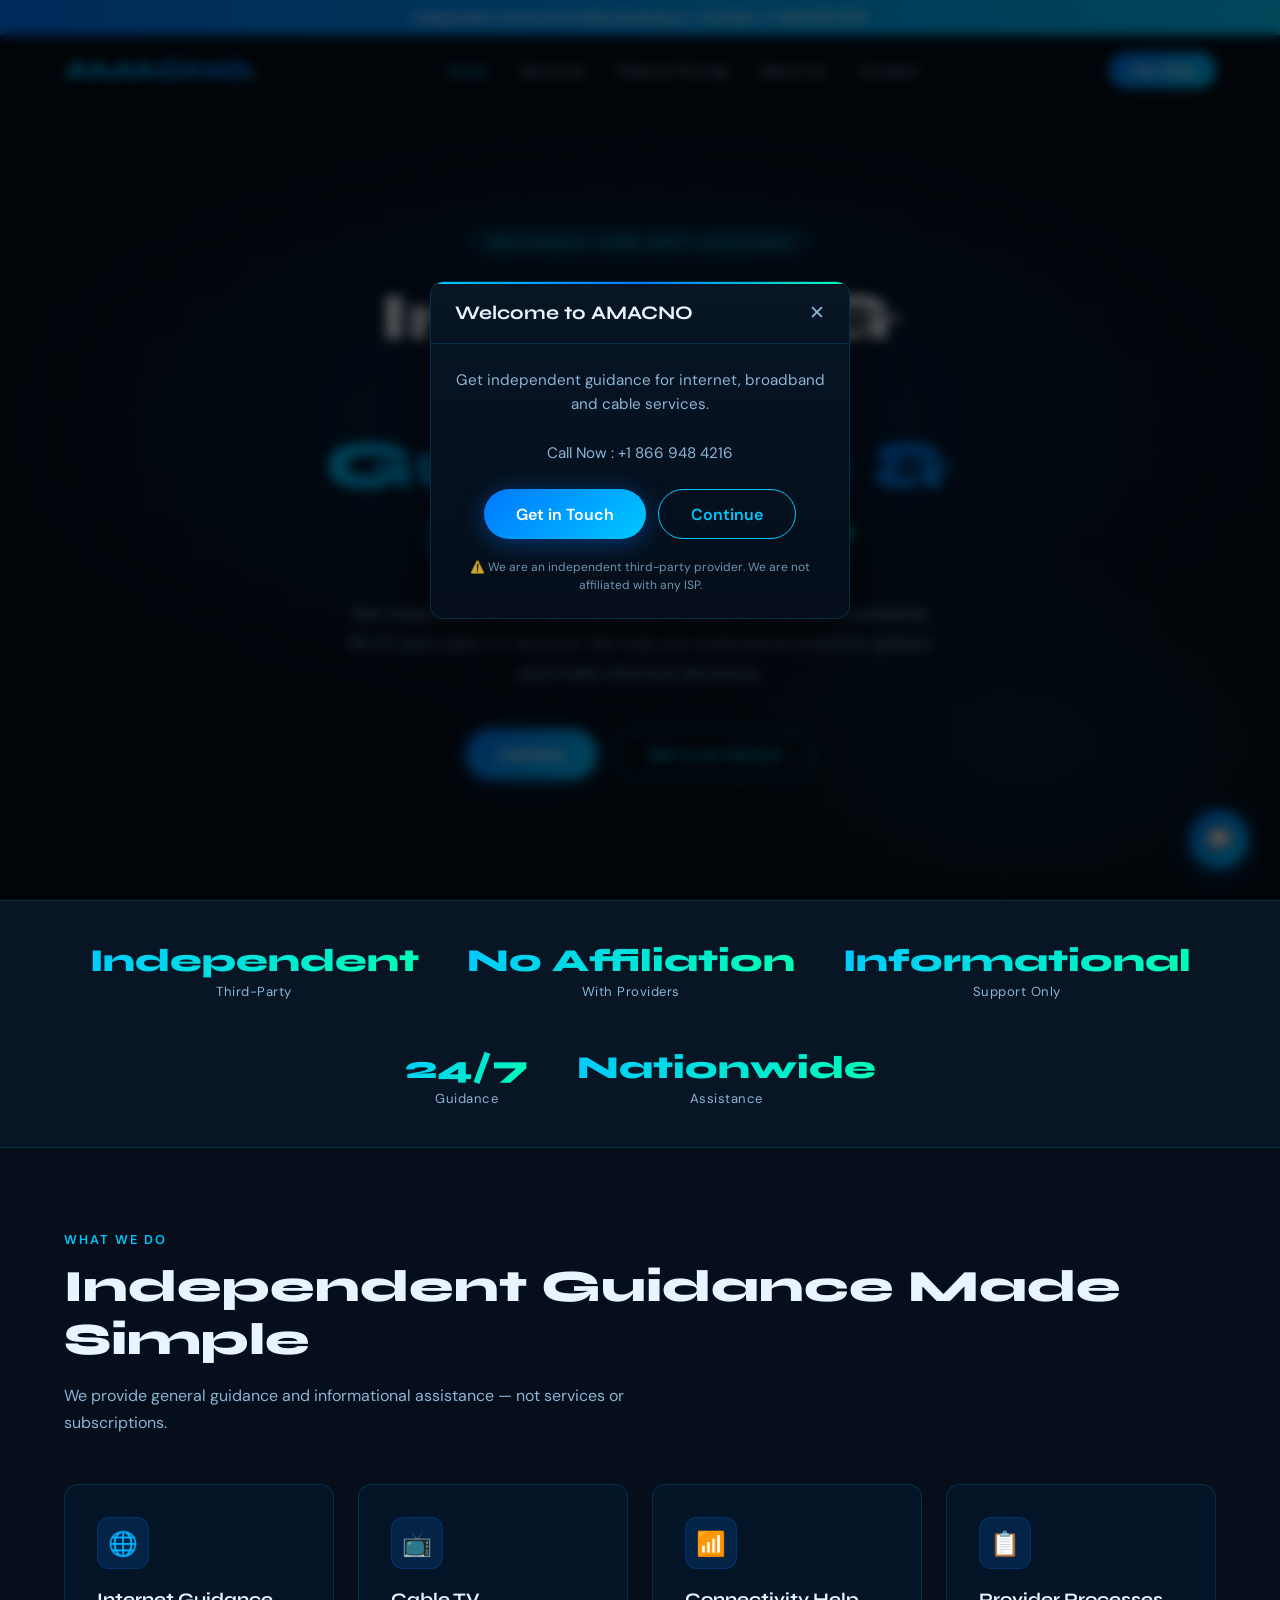
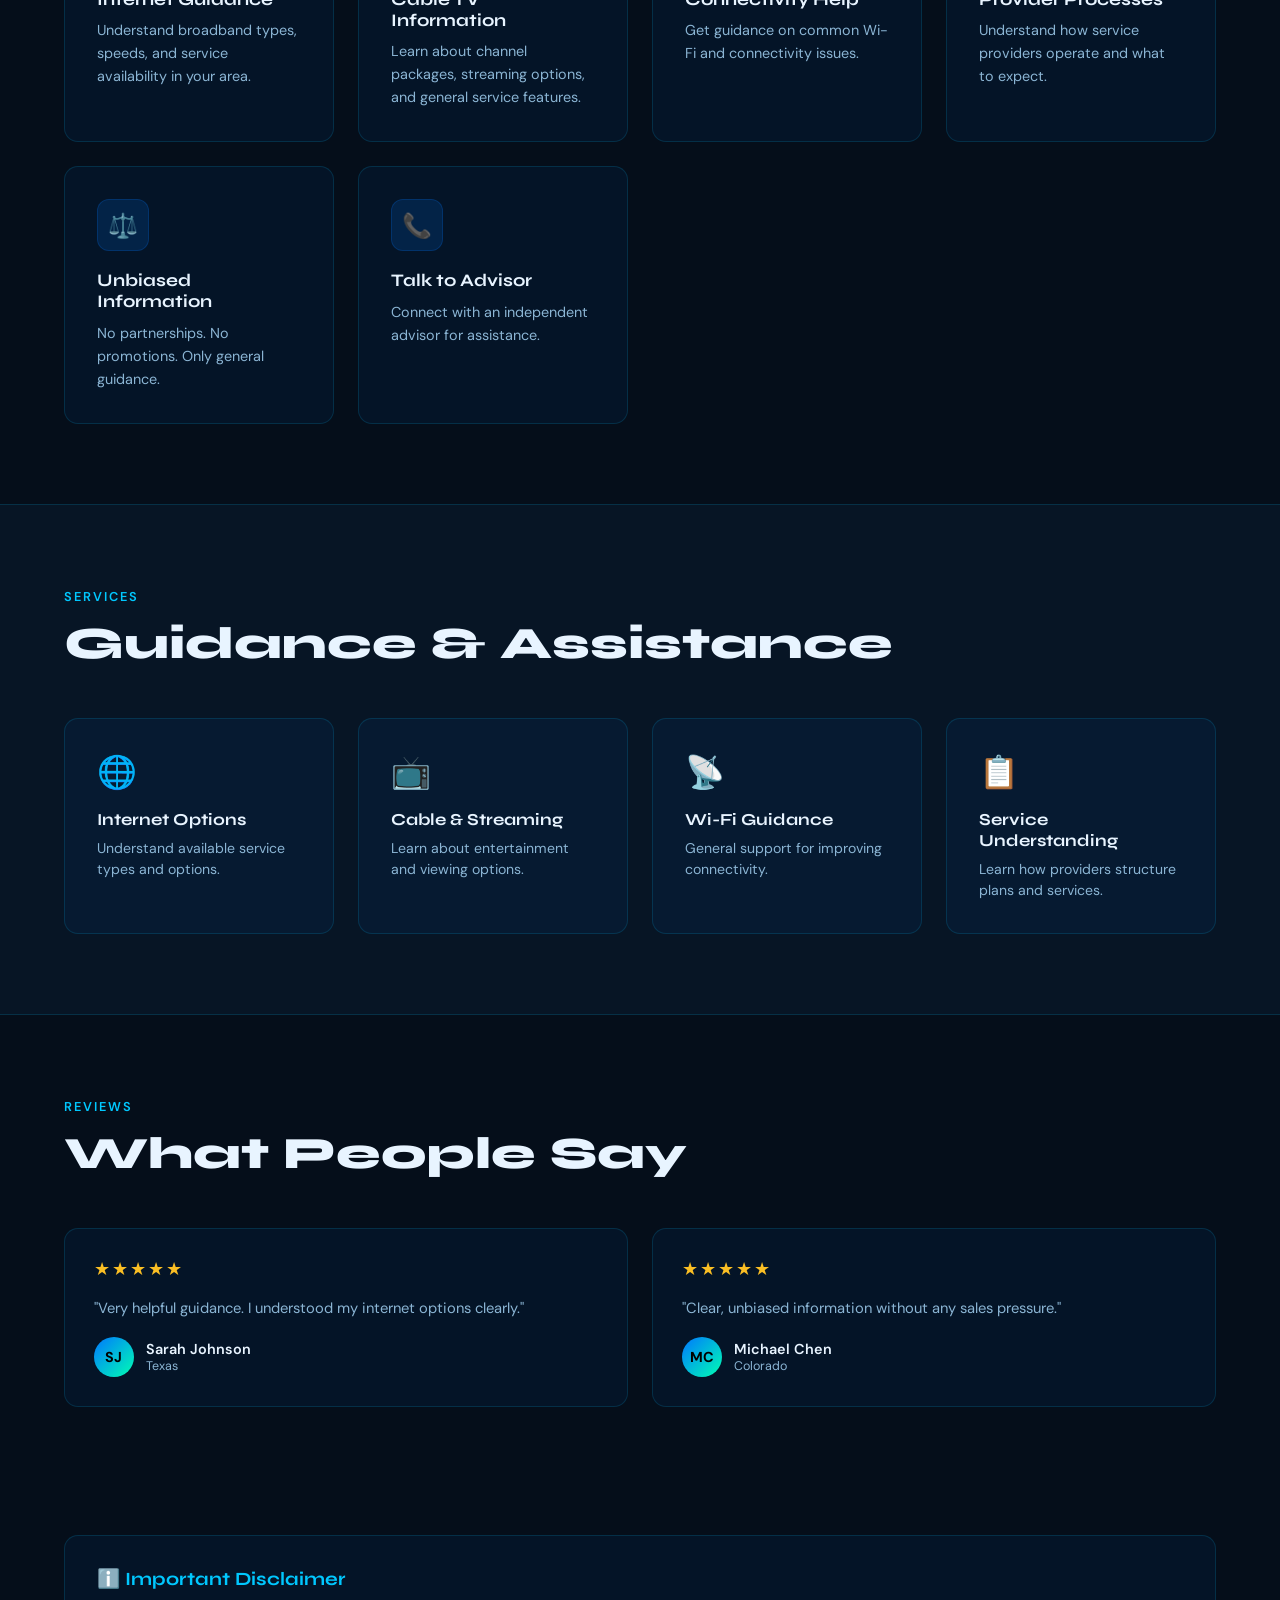
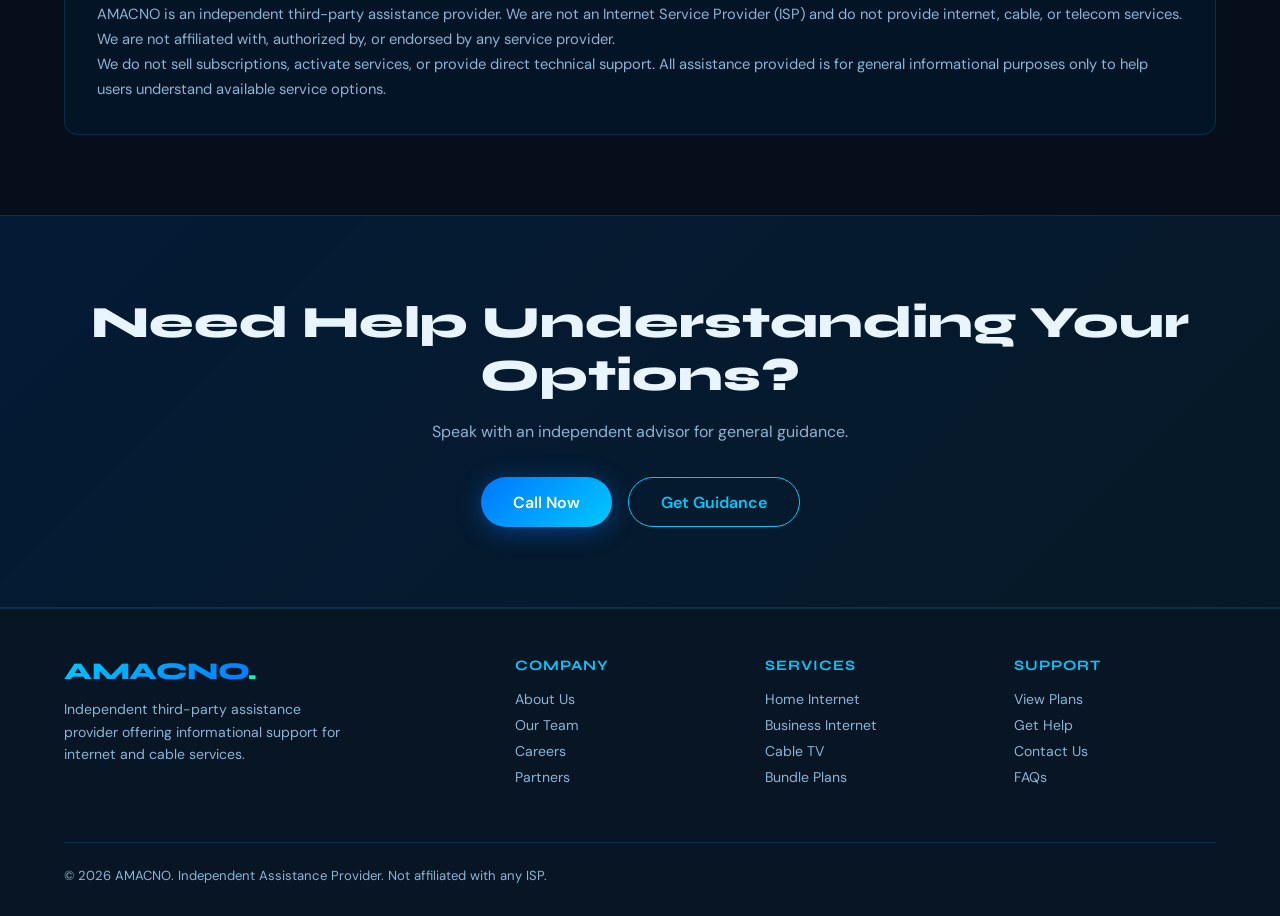
<file: index.html>
<!DOCTYPE html>
<html lang="en">
<head>
<meta charset="UTF-8"/>
<meta name="viewport" content="width=device-width, initial-scale=1.0"/>
<title>AMACNO PVT LTD – Next-Gen Internet & Connectivity</title>
  <!-- Google tag (gtag.js) -->
<script async src="https://www.googletagmanager.com/gtag/js?id=AW-18036362456">
</script>
<script>
  window.dataLayer = window.dataLayer || [];
  function gtag(){dataLayer.push(arguments);}
  gtag('js', new Date());

  gtag('config', 'AW-18036362456');
</script>
<link href="https://fonts.googleapis.com/css2?family=Syne:wght@400;600;700;800&family=DM+Sans:wght@300;400;500;600&display=swap" rel="stylesheet"/>
<link rel="stylesheet" href="shared.css"/>
<style>
/* ── HOME-SPECIFIC ── */
.hero{
  position:relative;min-height:calc(100vh - 107px);
  display:flex;align-items:center;justify-content:center;
  text-align:center;padding:4rem 5vw;overflow:hidden;
}
.hero-bg{
  position:absolute;inset:0;
  background:radial-gradient(ellipse 80% 60% at 50% 40%,rgba(0,120,255,.18) 0%,transparent 70%),
    radial-gradient(ellipse 40% 40% at 80% 80%,rgba(0,200,255,.1) 0%,transparent 60%),var(--bg);
}
.grid-lines{
  position:absolute;inset:0;
  background-image:linear-gradient(rgba(0,200,255,.04) 1px,transparent 1px),
    linear-gradient(90deg,rgba(0,200,255,.04) 1px,transparent 1px);
  background-size:50px 50px;
}
.hero-content{position:relative;z-index:2;max-width:780px;}
.hero-tag{
  display:inline-block;background:rgba(0,200,255,.1);
  border:1px solid rgba(0,200,255,.3);color:var(--accent);
  padding:.35rem 1rem;border-radius:50px;font-size:.82rem;font-weight:600;
  letter-spacing:1.5px;text-transform:uppercase;margin-bottom:1.5rem;
  animation:fadeUp .6s ease both;
}
.hero h1{
  font-family:'Syne',sans-serif;
  font-size:clamp(2.4rem,6vw,4.2rem);font-weight:800;line-height:1.1;
  margin-bottom:1.4rem;animation:fadeUp .7s ease .1s both;
}
.hero h1 .grad{
  background:linear-gradient(135deg,var(--accent),var(--accent2),var(--accent3));
  -webkit-background-clip:text;-webkit-text-fill-color:transparent;
}
.hero p{
  font-size:1.1rem;color:var(--text2);line-height:1.7;
  margin-bottom:2.5rem;max-width:600px;margin-left:auto;margin-right:auto;
  animation:fadeUp .7s ease .2s both;
}
.hero-btns{display:flex;gap:1rem;justify-content:center;flex-wrap:wrap;animation:fadeUp .7s ease .3s both;}

.stats-bar{
  display:flex;justify-content:center;gap:3rem;flex-wrap:wrap;
  padding:2.5rem 5vw;
  border-top:1px solid var(--border);border-bottom:1px solid var(--border);
  background:var(--bg2);
}
.stat{text-align:center;}
.stat-num{
  font-family:'Syne',sans-serif;font-size:2rem;font-weight:800;
  background:linear-gradient(135deg,var(--accent),var(--accent3));
  -webkit-background-clip:text;-webkit-text-fill-color:transparent;
}
.stat-label{font-size:.82rem;color:var(--text2);margin-top:.2rem;letter-spacing:.5px;}

.services-preview-grid{display:grid;grid-template-columns:repeat(auto-fit,minmax(220px,1fr));gap:1.5rem;}
.scard{
  background:var(--card);border:1px solid var(--border);border-radius:var(--radius);
  padding:2rem;cursor:pointer;text-decoration:none;color:var(--text);
  display:block;transition:transform .3s,border-color .3s,box-shadow .3s;position:relative;overflow:hidden;
}
.scard::before{content:'';position:absolute;top:0;left:0;right:0;height:2px;background:linear-gradient(90deg,var(--accent2),var(--accent));opacity:0;transition:opacity .3s;}
.scard:hover{transform:translateY(-6px);border-color:rgba(0,200,255,.3);box-shadow:var(--shadow);}
.scard:hover::before{opacity:1;}
.scard-icon{font-size:2rem;margin-bottom:1rem;display:block;}
.scard h3{font-family:'Syne',sans-serif;font-size:1.05rem;font-weight:700;margin-bottom:.5rem;}
.scard p{color:var(--text2);font-size:.88rem;line-height:1.5;}

.disclaimer-box{
  background:rgba(0,120,255,.06);border:1px solid var(--border);
  border-radius:var(--radius);padding:2rem;
}
.disclaimer-box h3{font-family:'Syne',sans-serif;font-weight:700;margin-bottom:.75rem;color:var(--accent);}
.disclaimer-box p{color:var(--text2);line-height:1.7;font-size:.92rem;}
/* ── WELCOME POPUP ── */
.welcome-popup{
  position:fixed;
  inset:0;
  display:none;
  align-items:center;
  justify-content:center;
  background:rgba(0,0,0,.65);
  backdrop-filter:blur(6px);
  z-index:9999;
}

.welcome-box{
  width:100%;
  max-width:420px;
  background:linear-gradient(180deg,var(--bg2),var(--bg));
  border:1px solid var(--border);
  border-radius:var(--radius);
  box-shadow:0 20px 60px rgba(0,0,0,.6);
  animation:popupFade .4s ease;
  overflow:hidden;
  position:relative;
}

/* top glow line */
.welcome-box::before{
  content:'';
  position:absolute;
  top:0;
  left:0;
  right:0;
  height:2px;
  background:linear-gradient(90deg,var(--accent),var(--accent2),var(--accent3));
}

/* header */
.welcome-header{
  display:flex;
  justify-content:space-between;
  align-items:center;
  padding:1.2rem 1.5rem;
  border-bottom:1px solid var(--border);
}

.welcome-header h2{
  font-family:'Syne',sans-serif;
  font-size:1.2rem;
  font-weight:700;
}

.welcome-header button{
  background:none;
  border:none;
  color:var(--text2);
  font-size:1.2rem;
  cursor:pointer;
}

/* body */
.welcome-body{
  padding:1.5rem;
  text-align:center;
}

.welcome-body p{
  color:var(--text2);
  font-size:.95rem;
  margin-bottom:1.5rem;
  line-height:1.6;
}

/* buttons */
.welcome-actions{
  display:flex;
  gap:.8rem;
  justify-content:center;
  flex-wrap:wrap;
  margin-bottom:1.2rem;
}

/* disclaimer */
.welcome-disclaimer{
  font-size:.75rem;
  color:var(--text2);
  opacity:.8;
  line-height:1.5;
}

/* animation */
@keyframes popupFade{
  from{opacity:0;transform:translateY(20px) scale(.95);}
  to{opacity:1;transform:translateY(0) scale(1);}
}

/* mobile */
@media(max-width:480px){
  .welcome-box{margin:1rem;}
}

@keyframes fadeUp{from{opacity:0;transform:translateY(24px);}to{opacity:1;transform:translateY(0);}}
@media(max-width:640px){.stats-bar{gap:1.5rem;}}
</style>
</head>
<body>

<!-- TOP BANNER -->
<div class="top-banner">
Independent Internet & Cable Assistance • Call Now: +1 866 948 4216
</div>

<!-- NAV -->
<nav>
  <a class="logo" href="index.html">AMACNO<span>.</span></a>
  <ul class="nav-links">
    <li><a href="index.html" class="active">Home</a></li>
    <li><a href="services.html">Services</a></li>
    <li><a href="plans.html">Plans & Pricing</a></li>
    <li><a href="aboutus.html">About Us</a></li>
    <li><a href="contact.html">Contact</a></li>
  </ul>
  <a class="nav-cta" href="contact.html">Get Help</a>
  <button class="hamburger" onclick="toggleMenu()" aria-label="Menu"><span></span><span></span><span></span></button>
</nav>
<div class="mobile-menu" id="mobileMenu">
  <a href="index.html">🏠 Home</a>
  <a href="services.html">📡 Services</a>
  <a href="plans.html">💰 Plans & Pricing</a>
  <a href="aboutus.html">ℹ️ About Us</a>
  <a href="contact.html">📞 Contact</a>
  <a onclick="openHelp()">💬 Get Help</a>
</div>

<!-- HERO -->
<section class="hero">
  <div class="hero-bg"></div>
  <div class="grid-lines"></div>

  <div class="hero-content">
    <div class="hero-tag">Independent Third-Party Assistance</div>

    <h1>
      Internet & Cable<br>
      <span class="grad">Guidance & Support</span>
    </h1>

    <p>
      Get independent informational support related to internet, broadband, Wi-Fi, 
      and cable TV services. We help you understand available options and make informed decisions.
    </p>

    <div class="hero-btns">
      <button class="btn-primary" onclick="openHelp()">Call Now</button>
      <button class="btn-outline" onclick="openHelp()">Talk to an Advisor</button>
    </div>
  </div>
</section>

<!-- STATS -->
<div class="stats-bar">
  <div class="stat"><div class="stat-num">Independent</div><div class="stat-label">Third-Party</div></div>
  <div class="stat"><div class="stat-num">No Affiliation</div><div class="stat-label">With Providers</div></div>
  <div class="stat"><div class="stat-num">Informational</div><div class="stat-label">Support Only</div></div>
  <div class="stat"><div class="stat-num">24/7</div><div class="stat-label">Guidance</div></div>
  <div class="stat"><div class="stat-num">Nationwide</div><div class="stat-label">Assistance</div></div>
</div>

<!-- WHY SECTION -->
<section>
  <div class="section-header">
    <div class="section-tag">What We Do</div>
    <h2 class="section-title">Independent Guidance Made Simple</h2>
    <p class="section-sub">
      We provide general guidance and informational assistance — not services or subscriptions.
    </p>
  </div>

  <div class="cards-grid">

    <div class="card">
      <div class="card-icon">🌐</div>
      <h3>Internet Guidance</h3>
      <p>Understand broadband types, speeds, and service availability in your area.</p>
    </div>

    <div class="card">
      <div class="card-icon">📺</div>
      <h3>Cable TV Information</h3>
      <p>Learn about channel packages, streaming options, and general service features.</p>
    </div>

    <div class="card">
      <div class="card-icon">📶</div>
      <h3>Connectivity Help</h3>
      <p>Get guidance on common Wi-Fi and connectivity issues.</p>
    </div>

    <div class="card">
      <div class="card-icon">📋</div>
      <h3>Provider Processes</h3>
      <p>Understand how service providers operate and what to expect.</p>
    </div>

    <div class="card">
      <div class="card-icon">⚖️</div>
      <h3>Unbiased Information</h3>
      <p>No partnerships. No promotions. Only general guidance.</p>
    </div>

    <div class="card">
      <div class="card-icon">📞</div>
      <h3>Talk to Advisor</h3>
      <p>Connect with an independent advisor for assistance.</p>
    </div>

  </div>
</section>

<!-- SERVICES -->
<section style="background:var(--bg2);border-top:1px solid var(--border);border-bottom:1px solid var(--border);">
  <div class="section-header">
    <div class="section-tag">Services</div>
    <h2 class="section-title">Guidance & Assistance</h2>
  </div>

  <div class="services-preview-grid">

    <div class="scard">
      <span class="scard-icon">🌐</span>
      <h3>Internet Options</h3>
      <p>Understand available service types and options.</p>
    </div>

    <div class="scard">
      <span class="scard-icon">📺</span>
      <h3>Cable & Streaming</h3>
      <p>Learn about entertainment and viewing options.</p>
    </div>

    <div class="scard">
      <span class="scard-icon">📡</span>
      <h3>Wi-Fi Guidance</h3>
      <p>General support for improving connectivity.</p>
    </div>

    <div class="scard">
      <span class="scard-icon">📋</span>
      <h3>Service Understanding</h3>
      <p>Learn how providers structure plans and services.</p>
    </div>

  </div>
</section>

<!-- TESTIMONIALS -->
<section>
  <div class="section-header">
    <div class="section-tag">Reviews</div>
    <h2 class="section-title">What People Say</h2>
  </div>

  <div class="testimonials-grid">

    <div class="testimonial">
      <div class="stars">★★★★★</div>
      <p>"Very helpful guidance. I understood my internet options clearly."</p>
      <div class="t-author">
        <div class="t-avatar">SJ</div>
        <div><div class="t-name">Sarah Johnson</div><div class="t-role">Texas</div></div>
      </div>
    </div>

    <div class="testimonial">
      <div class="stars">★★★★★</div>
      <p>"Clear, unbiased information without any sales pressure."</p>
      <div class="t-author">
        <div class="t-avatar">MC</div>
        <div><div class="t-name">Michael Chen</div><div class="t-role">Colorado</div></div>
      </div>
    </div>

  </div>
</section>

<!-- DISCLAIMER -->
<section style="padding:3rem 5vw 5rem;">
  <div class="disclaimer-box">
    <h3>ℹ️ Important Disclaimer</h3>
    <p>
      AMACNO is an independent third-party assistance provider. We are not an Internet Service Provider (ISP) and do not provide internet, cable, or telecom services.
      We are not affiliated with, authorized by, or endorsed by any service provider.
    </p>
    <p>
      We do not sell subscriptions, activate services, or provide direct technical support. All assistance provided is for general informational purposes only
      to help users understand available service options.
    </p>
  </div>
</section>

<!-- CTA -->
<div class="cta-section">
  <h2>Need Help Understanding Your Options?</h2>
  <p>Speak with an independent advisor for general guidance.</p>
  <div class="btn-group" style="justify-content:center;">
    <button class="btn-primary" onclick="openHelp()">Call Now</button>
    <button class="btn-outline" onclick="openHelp()">Get Guidance</button>
  </div>
</div>

<!-- FOOTER -->
<footer>
  <div class="footer-grid">
    <div class="footer-brand">
      <a class="logo" href="index.html" style="text-decoration:none;">AMACNO<span>.</span></a>
      <p>
        Independent third-party assistance provider offering informational support 
        for internet and cable services.
      </p>
    </div>
    <div class="footer-col">
      <h4>Company</h4>
      <a href="aboutus.html">About Us</a>
      <a href="aboutus.html">Our Team</a>
      <a href="contact.html">Careers</a>
      <a href="contact.html">Partners</a>
    </div>
    <div class="footer-col">
      <h4>Services</h4>
      <a href="services.html">Home Internet</a>
      <a href="services.html">Business Internet</a>
      <a href="services.html">Cable TV</a>
      <a href="services.html">Bundle Plans</a>
    </div>
    <div class="footer-col">
      <h4>Support</h4>
      <a href="plans.html">View Plans</a>
      <a onclick="openHelp()" style="cursor:pointer;">Get Help</a>
      <a href="contact.html">Contact Us</a>
      <a href="plans.html">FAQs</a>
    </div>
  </div>
  <div class="footer-bottom">
    <div>
      © 2026 AMACNO. Independent Assistance Provider. Not affiliated with any ISP.
    </div>
  </div>
</footer>

<!-- CONTACT / DISCLAIMER POPUP -->
<div id="welcomePopup" class="welcome-popup">
  <div class="welcome-box">
    
    <div class="welcome-header">
      <h2>Welcome to AMACNO</h2>
      <button onclick="closeWelcome()">✕</button>
    </div>

    <div class="welcome-body">
      <p>
        Get independent guidance for internet, broadband and cable services.
      </p>
      <p>
        Call Now : +1 866 948 4216
      </p>

      <div class="welcome-actions">
        <button class="btn-primary" onclick="openHelp();closeWelcome()">Get in Touch</button>
        <button class="btn-outline" onclick="closeWelcome()">Continue</button>
      </div>

      <div class="welcome-disclaimer">
        ⚠️ We are an independent third-party provider. We are not affiliated with any ISP.
      </div>
    </div>

  </div>
</div>

<!-- SCROLL TOP -->
<a id="scrollTop" onclick="window.scrollTo({top:0,behavior:'smooth'})">↑</a>

<!-- HELP FAB -->
<button class="help-fab" onclick="openHelp()" title="Need Help?">💬</button>

<!-- OVERLAY -->
<div class="overlay" id="overlay" onclick="closeHelp()"></div>

<!-- HELP POPUP -->
<div class="help-popup" id="helpPopup">
  <div class="popup-header">
    <div class="popup-header-text"><h3>AMACNO Support</h3><p>How can we help you today?</p></div>
    <button class="popup-close" onclick="closeHelp()">✕</button>
  </div>
  <div class="popup-body">
    <div class="popup-options">
      <a class="popup-option" href="plans.html"><div class="pop-icon">💰</div><div><div class="pop-title">View Plans & Pricing</div><div class="pop-sub">Find the right plan for you</div></div></a>
      <a class="popup-option" href="contact.html"><div class="pop-icon">📞</div><div><div class="pop-title">Request a New Connection</div><div class="pop-sub">Get connected in 48 hours</div></div></a>
      <a class="popup-option" href="contact.html"><div class="pop-icon">🔧</div><div><div class="pop-title">Technical Support</div><div class="pop-sub">Troubleshoot your connection</div></div></a>
      <a class="popup-option" href="contact.html"><div class="pop-icon">📋</div><div><div class="pop-title">Account & Billing Help</div><div class="pop-sub">Manage your account</div></div></a>
    </div>
    <div class="popup-chat">
      <p>💬 Chat with us — we reply instantly</p>
      <div class="chat-messages" id="chatMessages"></div>
      <div class="chat-input-row">
        <input class="chat-input" id="chatInput" placeholder="Type your question..." onkeypress="if(event.key==='Enter')sendChat()"/>
        <button class="chat-send" onclick="sendChat()">➤</button>
      </div>
    </div>
  </div>
</div>

<script>
function toggleMenu(){document.getElementById('mobileMenu').classList.toggle('open');}
function openHelp(){document.getElementById('helpPopup').classList.add('active');document.getElementById('overlay').classList.add('active');}
function closeHelp(){document.getElementById('helpPopup').classList.remove('active');document.getElementById('overlay').classList.remove('active');}
const botReplies=["Thanks for reaching out! Our team will follow up shortly. For urgent help call +1 866 948 4216.","You can view our full plan details on the Plans & Pricing page.","Please fill the contact form and we'll get back within the hour.","Plans start from ₹499/month with no hidden fees. Want to see all options?","Installations are typically done in 48–72 hours. Shall I connect you with our team?"];
let botIdx=0;
function sendChat(){
  const inp=document.getElementById('chatInput'),msgs=document.getElementById('chatMessages'),txt=inp.value.trim();
  if(!txt)return;
  msgs.innerHTML+=`<div class="chat-msg user">${txt}</div>`;inp.value='';
  setTimeout(()=>{msgs.innerHTML+=`<div class="chat-msg bot">🤖 ${botReplies[botIdx%botReplies.length]}</div>`;botIdx++;msgs.scrollTop=msgs.scrollHeight;},700);
  msgs.scrollTop=msgs.scrollHeight;
}
window.addEventListener('scroll',()=>{document.getElementById('scrollTop').classList.toggle('visible',window.scrollY>400);});
document.addEventListener("DOMContentLoaded", function () {
  setTimeout(() => {
    const popup = document.getElementById("welcomePopup");
    if (popup) {
      popup.style.display = "flex";
    }
  }, 1500);
});

function closeWelcome(){
  const popup = document.getElementById("welcomePopup");
  if (popup) popup.style.display = "none";
}
</script>
</body>
</html>
</file>
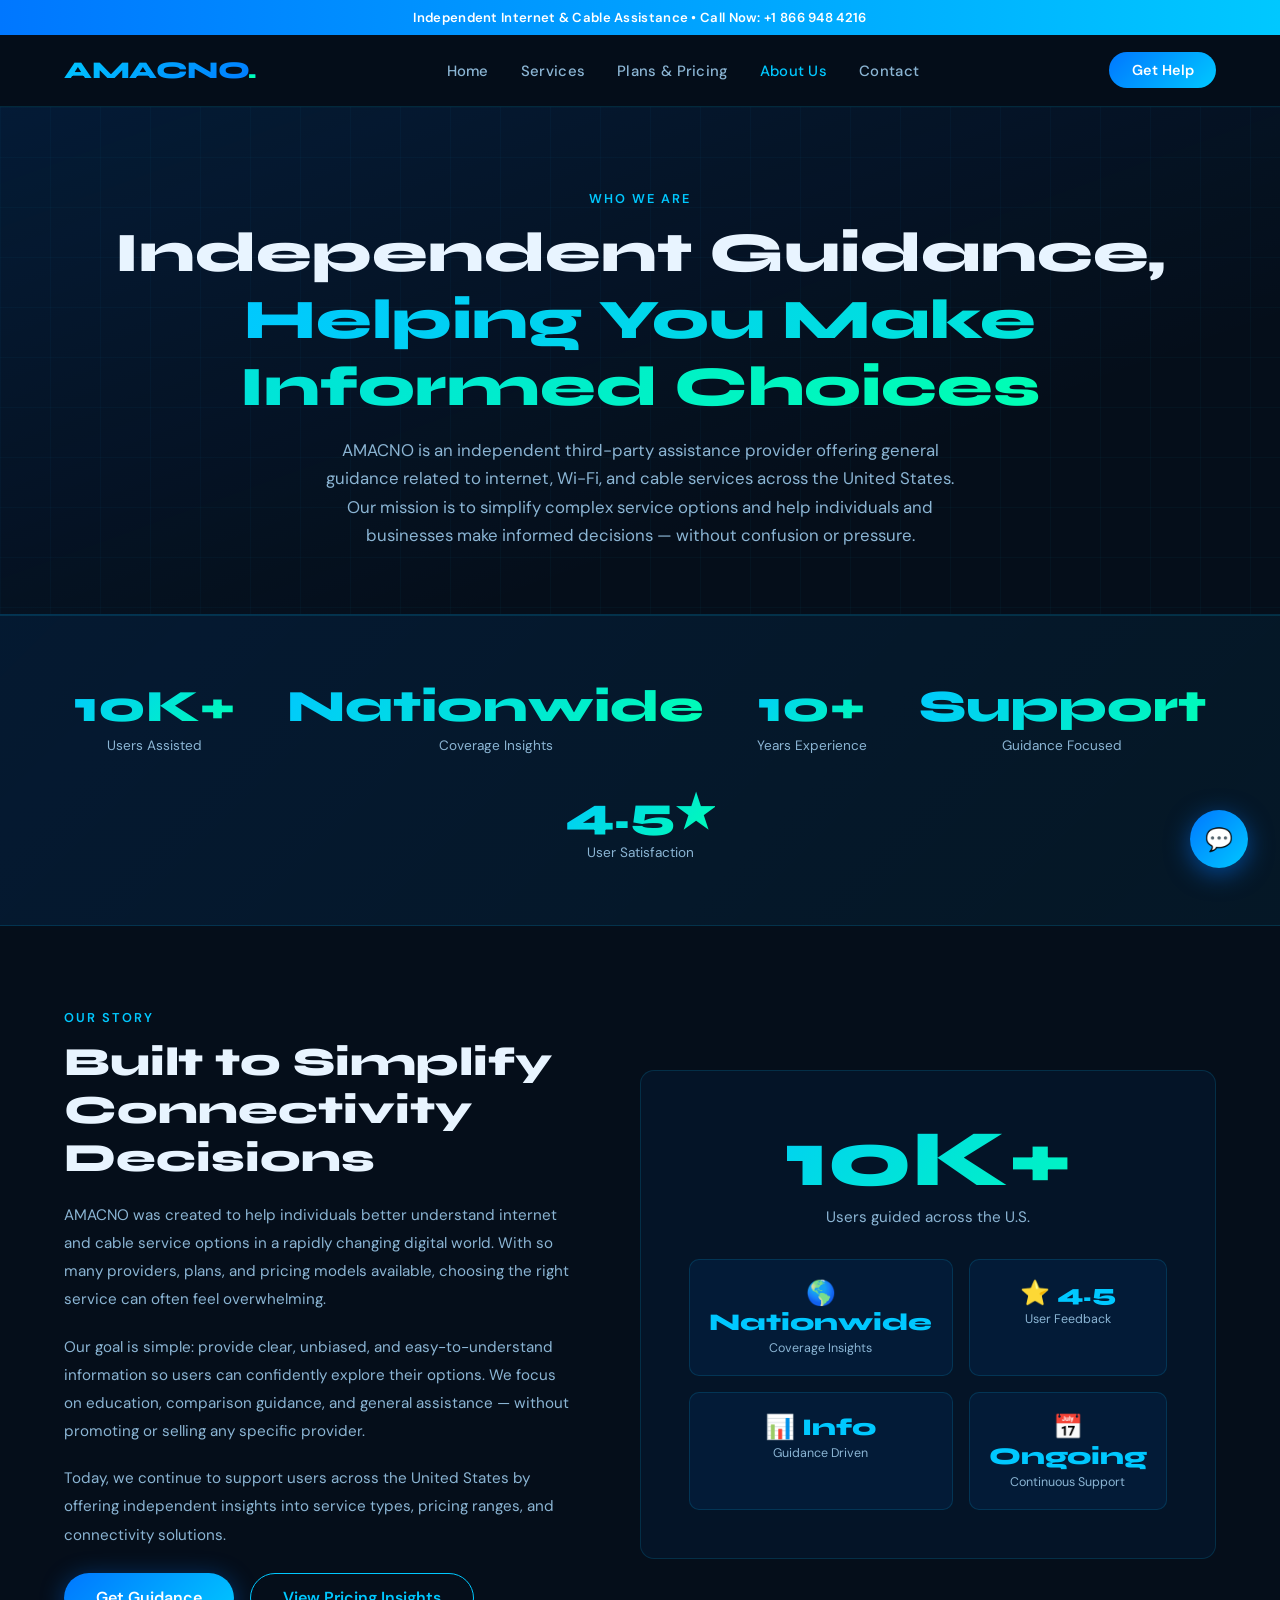
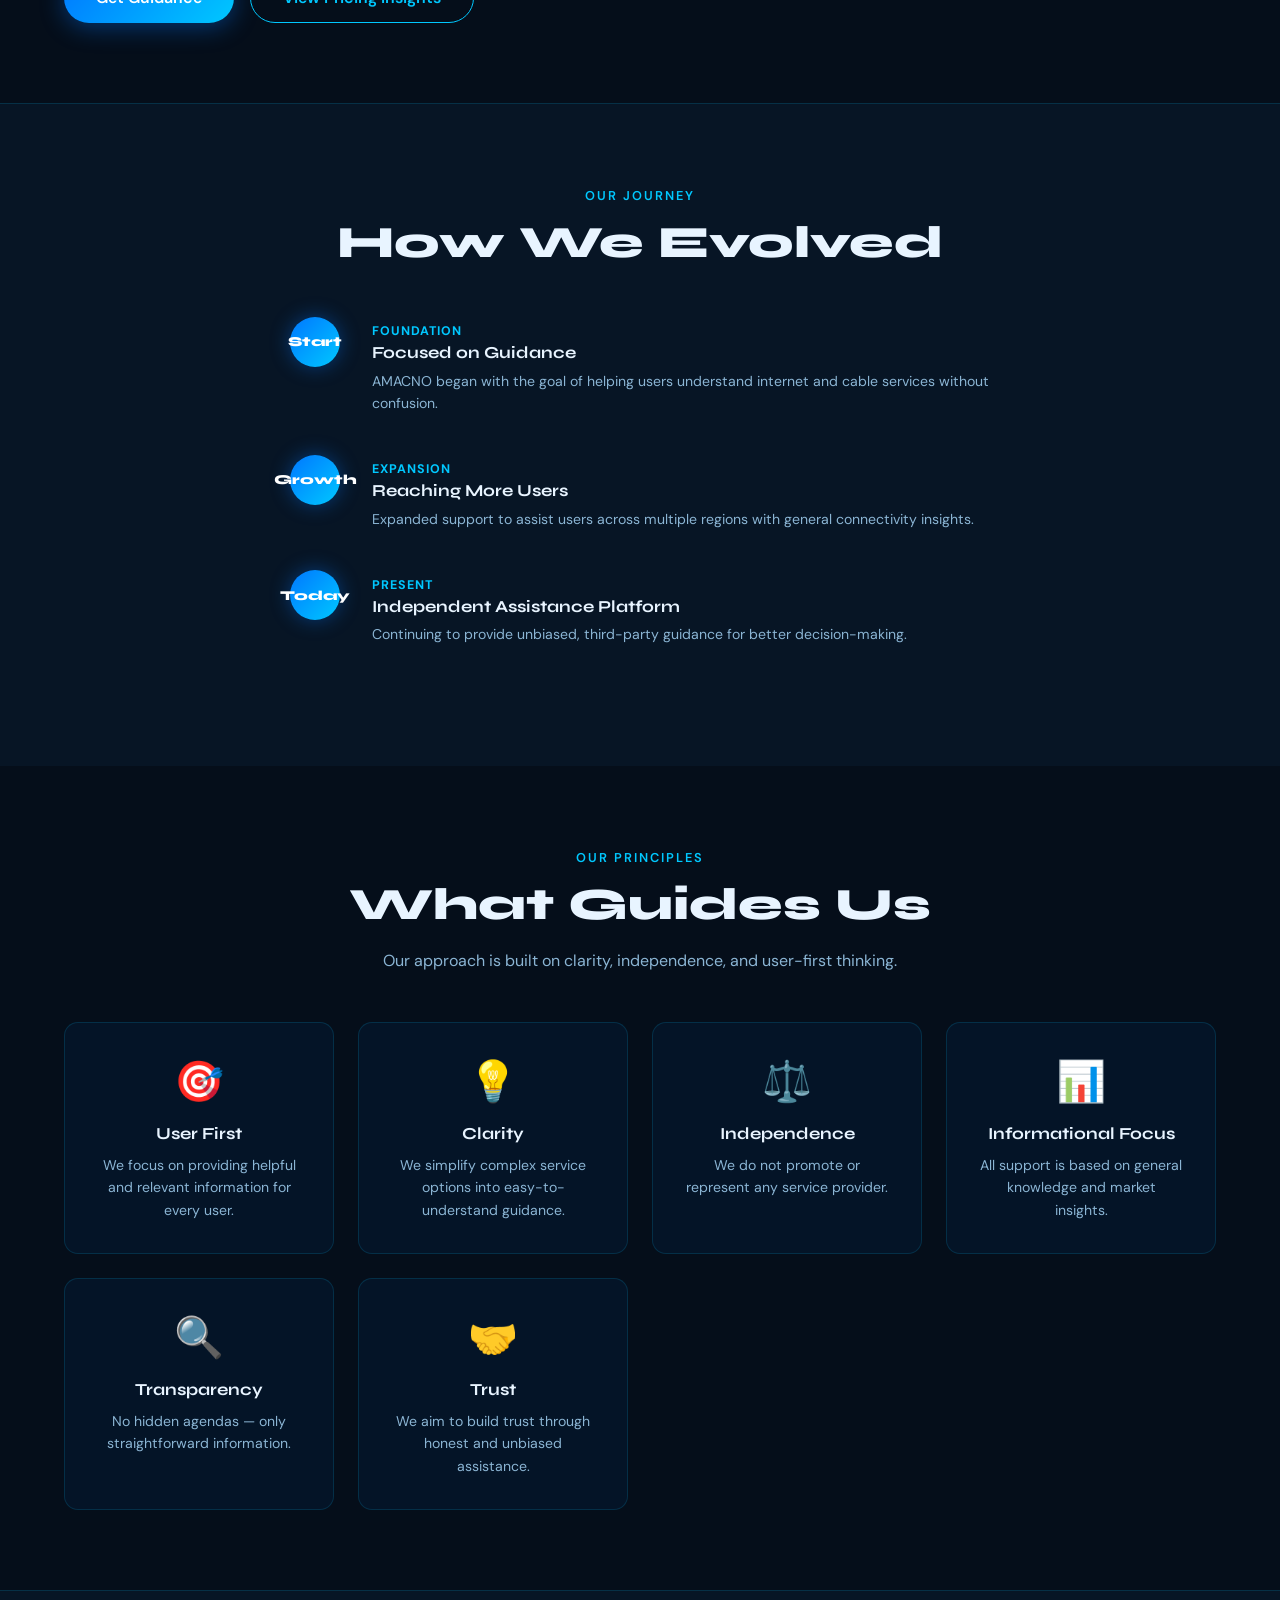
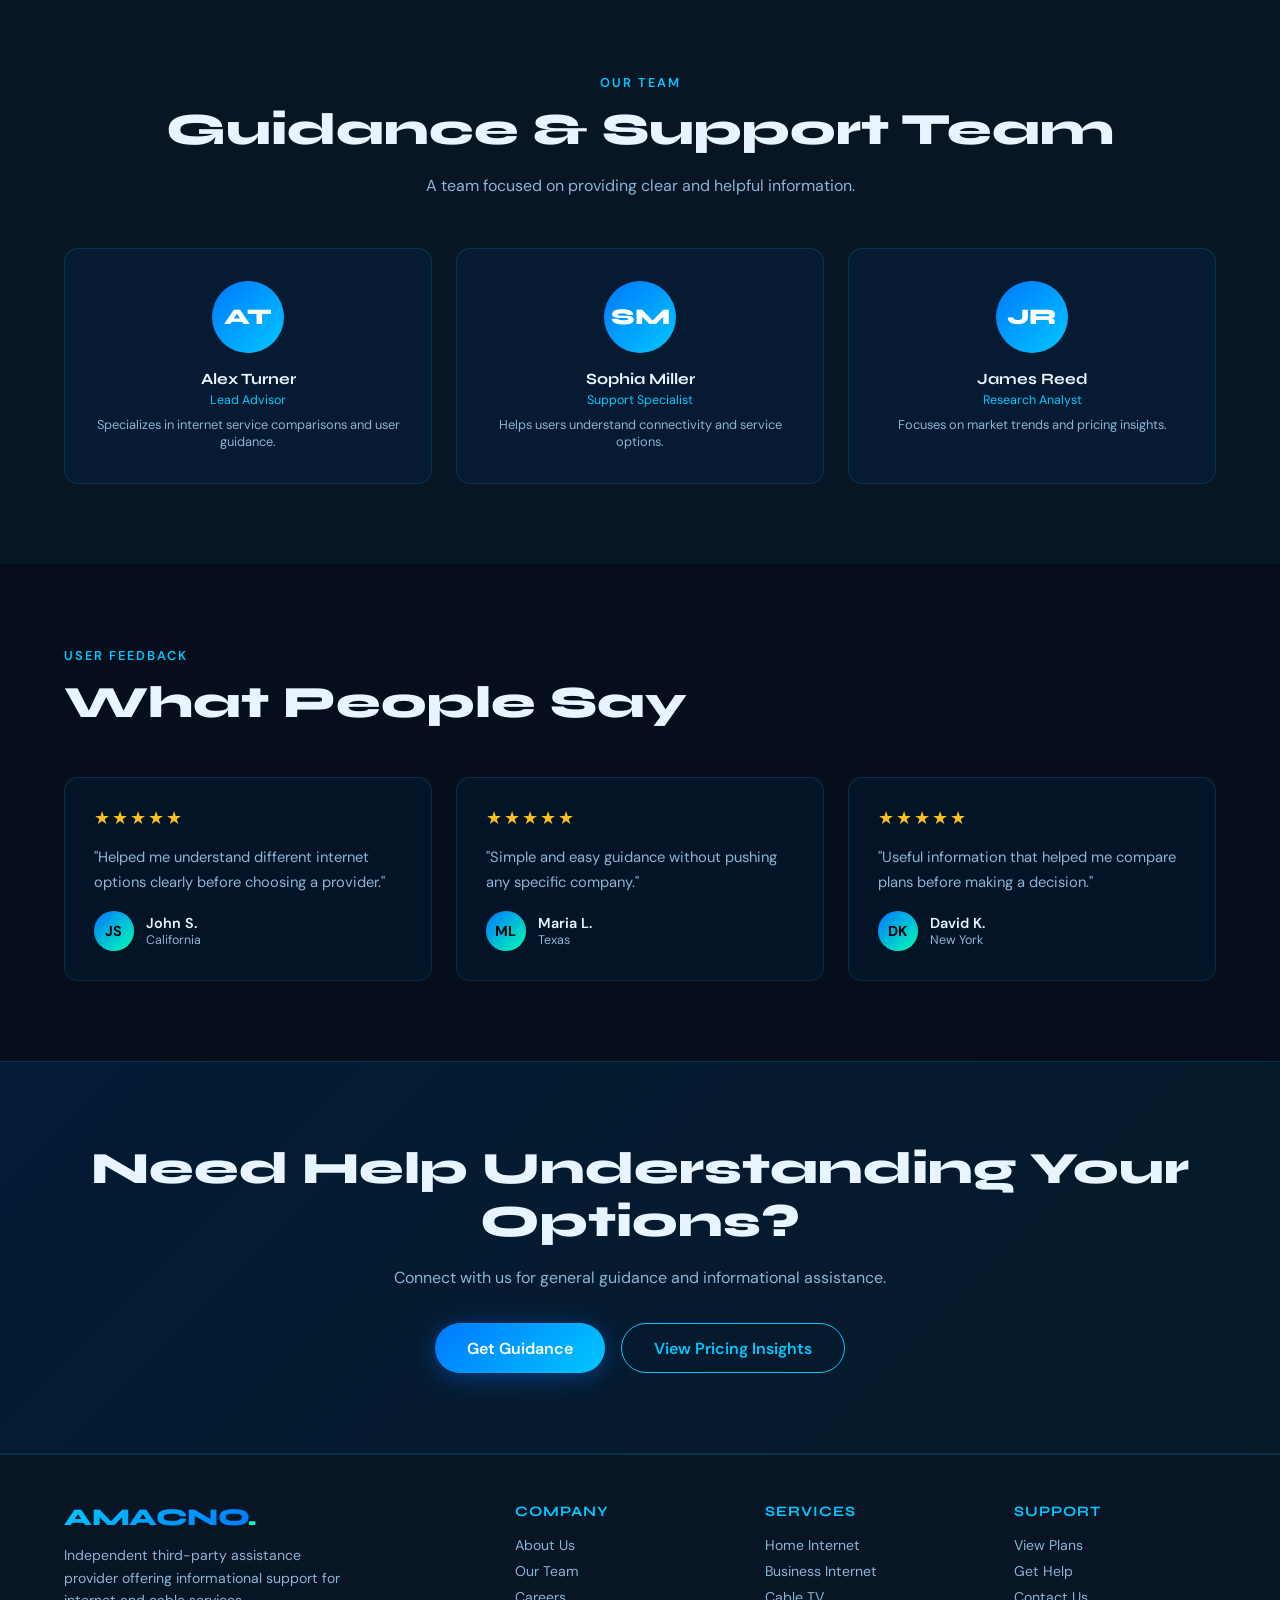
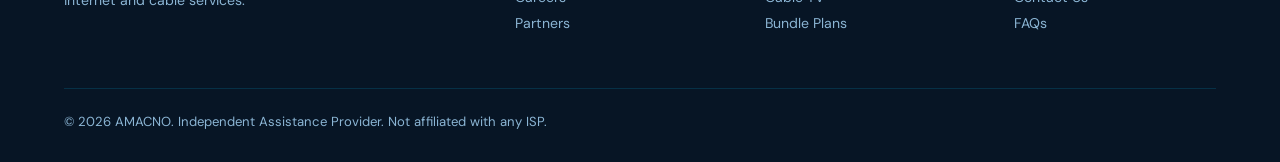
<file: aboutus.html>
<!DOCTYPE html>
<html lang="en">
<head>
<meta charset="UTF-8"/>
<meta name="viewport" content="width=device-width, initial-scale=1.0"/>
<title>About Us – AMACNO PVT LTD</title>
<link href="https://fonts.googleapis.com/css2?family=Syne:wght@400;600;700;800&family=DM+Sans:wght@300;400;500;600&display=swap" rel="stylesheet"/>
<link rel="stylesheet" href="shared.css"/>
<style>
/* ABOUT HERO */
.about-hero{
  padding:5rem 5vw 4rem;text-align:center;
  background:linear-gradient(160deg,rgba(0,120,255,.12),transparent 70%);
  border-bottom:1px solid var(--border);
  position:relative;overflow:hidden;
}
.about-hero::before{
  content:'';position:absolute;inset:0;
  background-image:linear-gradient(rgba(0,200,255,.03) 1px,transparent 1px),
    linear-gradient(90deg,rgba(0,200,255,.03) 1px,transparent 1px);
  background-size:50px 50px;
}
.about-hero>*{position:relative;z-index:1;}
.about-hero h1{font-family:'Syne',sans-serif;font-size:clamp(2rem,5vw,3.5rem);font-weight:800;margin-bottom:1rem;}
.about-hero .grad{background:linear-gradient(135deg,var(--accent),var(--accent3));-webkit-background-clip:text;-webkit-text-fill-color:transparent;}
.about-hero p{color:var(--text2);max-width:640px;margin:0 auto;line-height:1.7;font-size:1.05rem;}

/* STORY GRID */
.story-grid{display:grid;grid-template-columns:1fr 1fr;gap:4rem;align-items:center;padding:5rem 5vw;}
.story-text h2{font-family:'Syne',sans-serif;font-size:clamp(1.8rem,4vw,2.5rem);font-weight:800;margin-bottom:1.2rem;}
.story-text p{color:var(--text2);line-height:1.85;margin-bottom:1.2rem;font-size:.95rem;}
.about-visual{
  background:var(--card);border:1px solid var(--border);
  border-radius:var(--radius);padding:3rem;text-align:center;
}
.big-num{
  font-family:'Syne',sans-serif;font-size:5rem;font-weight:800;
  background:linear-gradient(135deg,var(--accent),var(--accent3));
  -webkit-background-clip:text;-webkit-text-fill-color:transparent;
  line-height:1;
}
.big-label{color:var(--text2);margin:.5rem 0 2rem;font-size:.95rem;}
.stats-mini{display:grid;grid-template-columns:1fr 1fr;gap:1rem;}
.stat-mini{background:rgba(0,120,255,.08);border:1px solid var(--border);border-radius:10px;padding:1.2rem;text-align:center;}
.stat-mini-num{font-family:'Syne',sans-serif;font-size:1.5rem;font-weight:800;color:var(--accent);}
.stat-mini-label{color:var(--text2);font-size:.78rem;margin-top:.2rem;}

/* TIMELINE */
.timeline{position:relative;padding:5rem 5vw;background:var(--bg2);border-top:1px solid var(--border);}
.timeline-line{position:absolute;left:calc(5vw + 24px);top:0;bottom:0;width:2px;background:linear-gradient(to bottom,transparent,var(--accent),transparent);}
.timeline-items{position:relative;z-index:1;max-width:700px;margin:0 auto;}
.timeline-item{display:flex;gap:2rem;margin-bottom:2.5rem;align-items:flex-start;}
.t-dot{
  width:50px;height:50px;flex-shrink:0;border-radius:50%;
  background:linear-gradient(135deg,var(--accent2),var(--accent));
  display:flex;align-items:center;justify-content:center;
  font-family:'Syne',sans-serif;font-weight:800;font-size:.85rem;color:#fff;
  box-shadow:0 0 20px rgba(0,120,255,.4);
}
.t-content{padding-top:.4rem;}
.t-year{color:var(--accent);font-size:.78rem;font-weight:700;letter-spacing:1px;text-transform:uppercase;}
.t-content h4{font-family:'Syne',sans-serif;font-size:1.05rem;font-weight:700;margin:.2rem 0 .4rem;}
.t-content p{color:var(--text2);font-size:.88rem;line-height:1.6;}

/* VALUES */
.values-grid{display:grid;grid-template-columns:repeat(auto-fit,minmax(220px,1fr));gap:1.5rem;}
.value-card{
  background:var(--card);border:1px solid var(--border);border-radius:var(--radius);
  padding:2rem;text-align:center;
  transition:transform .3s,border-color .3s;
}
.value-card:hover{transform:translateY(-5px);border-color:rgba(0,200,255,.3);}
.value-icon{font-size:2.5rem;margin-bottom:1rem;display:block;}
.value-card h3{font-family:'Syne',sans-serif;font-size:1.05rem;font-weight:700;margin-bottom:.6rem;}
.value-card p{color:var(--text2);font-size:.88rem;line-height:1.6;}

/* TEAM */
.team-grid{display:grid;grid-template-columns:repeat(auto-fit,minmax(180px,1fr));gap:1.5rem;}
.team-card{
  background:var(--card);border:1px solid var(--border);border-radius:var(--radius);
  padding:2rem 1.5rem;text-align:center;transition:transform .3s;
}
.team-card:hover{transform:translateY(-5px);}
.team-avatar{
  width:72px;height:72px;border-radius:50%;
  background:linear-gradient(135deg,var(--accent2),var(--accent));
  margin:0 auto 1rem;display:flex;align-items:center;justify-content:center;
  font-family:'Syne',sans-serif;font-size:1.4rem;font-weight:800;color:#fff;
}
.team-card h3{font-family:'Syne',sans-serif;font-size:.98rem;font-weight:700;}
.team-card .role{color:var(--accent);font-size:.78rem;margin-top:.25rem;}
.team-card .bio{color:var(--text2);font-size:.8rem;margin-top:.5rem;line-height:1.4;}

/* NUMBERS BAND */
.numbers-band{
  display:flex;justify-content:space-around;flex-wrap:wrap;gap:2rem;
  padding:4rem 5vw;
  background:linear-gradient(135deg,rgba(0,120,255,.1),rgba(0,200,255,.05));
  border-top:1px solid var(--border);border-bottom:1px solid var(--border);
}
.num-item{text-align:center;}
.num-big{font-family:'Syne',sans-serif;font-size:2.8rem;font-weight:800;background:linear-gradient(135deg,var(--accent),var(--accent3));-webkit-background-clip:text;-webkit-text-fill-color:transparent;}
.num-label{color:var(--text2);font-size:.85rem;margin-top:.25rem;}

@media(max-width:900px){.story-grid{grid-template-columns:1fr;}.timeline-line{display:none;}}
@media(max-width:640px){.numbers-band{gap:1.5rem;}}
</style>
</head>
<body>

<div class="top-banner">
Independent Internet & Cable Assistance • Call Now: +1 866 948 4216
</div>

<nav>
  <a class="logo" href="index.html">AMACNO<span>.</span></a>
  <ul class="nav-links">
    <li><a href="index.html">Home</a></li>
    <li><a href="services.html">Services</a></li>
    <li><a href="plans.html">Plans & Pricing</a></li>
    <li><a href="aboutus.html" class="active">About Us</a></li>
    <li><a href="contact.html">Contact</a></li>
  </ul>
  <a class="nav-cta" href="contact.html">Get Help</a>
  <button class="hamburger" onclick="toggleMenu()"><span></span><span></span><span></span></button>
</nav>
<div class="mobile-menu" id="mobileMenu">
  <a href="index.html">🏠 Home</a><a href="services.html">📡 Services</a>
  <a href="plans.html">💰 Plans & Pricing</a><a href="aboutus.html">ℹ️ About Us</a>
  <a href="contact.html">📞 Contact</a><a onclick="openHelp()">💬 Get Help</a>
</div>

<!-- ABOUT HERO -->
<div class="about-hero">
  <div class="section-tag">Who We Are</div>
  <h1>Independent Guidance,<br><span class="grad">Helping You Make Informed Choices</span></h1>
  <p>
    AMACNO is an independent third-party assistance provider offering general guidance related to internet, Wi-Fi, and cable services across the United States. 
    Our mission is to simplify complex service options and help individuals and businesses make informed decisions — without confusion or pressure.
  </p>
</div>

<!-- NUMBERS BAND -->
<div class="numbers-band">
  <div class="num-item"><div class="num-big">10K+</div><div class="num-label">Users Assisted</div></div>
  <div class="num-item"><div class="num-big">Nationwide</div><div class="num-label">Coverage Insights</div></div>
  <div class="num-item"><div class="num-big">10+</div><div class="num-label">Years Experience</div></div>
  <div class="num-item"><div class="num-big">Support</div><div class="num-label">Guidance Focused</div></div>
  <div class="num-item"><div class="num-big">4.5★</div><div class="num-label">User Satisfaction</div></div>
</div>

<!-- STORY SECTION -->
<div class="story-grid">
  <div class="story-text">
    <div class="section-tag">Our Story</div>
    <h2>Built to Simplify Connectivity Decisions</h2>
    <p>
      AMACNO was created to help individuals better understand internet and cable service options in a rapidly changing digital world. 
      With so many providers, plans, and pricing models available, choosing the right service can often feel overwhelming.
    </p>
    <p>
      Our goal is simple: provide clear, unbiased, and easy-to-understand information so users can confidently explore their options. 
      We focus on education, comparison guidance, and general assistance — without promoting or selling any specific provider.
    </p>
    <p>
      Today, we continue to support users across the United States by offering independent insights into service types, pricing ranges, and connectivity solutions.
    </p>
    <div class="btn-group" style="margin-top:1.5rem;">
      <button class="btn-primary" onclick="openHelp()">Get Guidance</button>
      <a class="btn-outline" href="plans.html">View Pricing Insights</a>
    </div>
  </div>

  <div class="about-visual">
    <div class="big-num">10K+</div>
    <div class="big-label">Users guided across the U.S.</div>
    <div class="stats-mini">
      <div class="stat-mini"><div class="stat-mini-num">🌎 Nationwide</div><div class="stat-mini-label">Coverage Insights</div></div>
      <div class="stat-mini"><div class="stat-mini-num">⭐ 4.5</div><div class="stat-mini-label">User Feedback</div></div>
      <div class="stat-mini"><div class="stat-mini-num">📊 Info</div><div class="stat-mini-label">Guidance Driven</div></div>
      <div class="stat-mini"><div class="stat-mini-num">📅 Ongoing</div><div class="stat-mini-label">Continuous Support</div></div>
    </div>
  </div>
</div>

<!-- TIMELINE -->
<div class="timeline">
  <div class="section-header center" style="margin-bottom:3rem;">
    <div class="section-tag">Our Journey</div>
    <h2 class="section-title">How We Evolved</h2>
  </div>

  <div class="timeline-items">
    <div class="timeline-item">
      <div class="t-dot">Start</div>
      <div class="t-content">
        <div class="t-year">Foundation</div>
        <h4>Focused on Guidance</h4>
        <p>AMACNO began with the goal of helping users understand internet and cable services without confusion.</p>
      </div>
    </div>

    <div class="timeline-item">
      <div class="t-dot">Growth</div>
      <div class="t-content">
        <div class="t-year">Expansion</div>
        <h4>Reaching More Users</h4>
        <p>Expanded support to assist users across multiple regions with general connectivity insights.</p>
      </div>
    </div>

    <div class="timeline-item">
      <div class="t-dot">Today</div>
      <div class="t-content">
        <div class="t-year">Present</div>
        <h4>Independent Assistance Platform</h4>
        <p>Continuing to provide unbiased, third-party guidance for better decision-making.</p>
      </div>
    </div>
  </div>
</div>

<!-- VALUES -->
<section>
  <div class="section-header center">
    <div class="section-tag">Our Principles</div>
    <h2 class="section-title">What Guides Us</h2>
    <p class="section-sub">Our approach is built on clarity, independence, and user-first thinking.</p>
  </div>

  <div class="values-grid">
    <div class="value-card"><span class="value-icon">🎯</span><h3>User First</h3><p>We focus on providing helpful and relevant information for every user.</p></div>
    <div class="value-card"><span class="value-icon">💡</span><h3>Clarity</h3><p>We simplify complex service options into easy-to-understand guidance.</p></div>
    <div class="value-card"><span class="value-icon">⚖️</span><h3>Independence</h3><p>We do not promote or represent any service provider.</p></div>
    <div class="value-card"><span class="value-icon">📊</span><h3>Informational Focus</h3><p>All support is based on general knowledge and market insights.</p></div>
    <div class="value-card"><span class="value-icon">🔍</span><h3>Transparency</h3><p>No hidden agendas — only straightforward information.</p></div>
    <div class="value-card"><span class="value-icon">🤝</span><h3>Trust</h3><p>We aim to build trust through honest and unbiased assistance.</p></div>
  </div>
</section>

<!-- TEAM -->
<section style="background:var(--bg2);border-top:1px solid var(--border);">
  <div class="section-header center">
    <div class="section-tag">Our Team</div>
    <h2 class="section-title">Guidance & Support Team</h2>
    <p class="section-sub">A team focused on providing clear and helpful information.</p>
  </div>

  <div class="team-grid">
    <div class="team-card"><div class="team-avatar">AT</div><h3>Alex Turner</h3><div class="role">Lead Advisor</div><div class="bio">Specializes in internet service comparisons and user guidance.</div></div>
    <div class="team-card"><div class="team-avatar">SM</div><h3>Sophia Miller</h3><div class="role">Support Specialist</div><div class="bio">Helps users understand connectivity and service options.</div></div>
    <div class="team-card"><div class="team-avatar">JR</div><h3>James Reed</h3><div class="role">Research Analyst</div><div class="bio">Focuses on market trends and pricing insights.</div></div>
  </div>
</section>

<!-- TESTIMONIALS -->
<section>
  <div class="section-header">
    <div class="section-tag">User Feedback</div>
    <h2 class="section-title">What People Say</h2>
  </div>

  <div class="testimonials-grid">
    <div class="testimonial"><div class="stars">★★★★★</div><p>"Helped me understand different internet options clearly before choosing a provider."</p><div class="t-author"><div class="t-avatar">JS</div><div><div class="t-name">John S.</div><div class="t-role">California</div></div></div></div>
    <div class="testimonial"><div class="stars">★★★★★</div><p>"Simple and easy guidance without pushing any specific company."</p><div class="t-author"><div class="t-avatar">ML</div><div><div class="t-name">Maria L.</div><div class="t-role">Texas</div></div></div></div>
    <div class="testimonial"><div class="stars">★★★★★</div><p>"Useful information that helped me compare plans before making a decision."</p><div class="t-author"><div class="t-avatar">DK</div><div><div class="t-name">David K.</div><div class="t-role">New York</div></div></div></div>
  </div>
</section>

<!-- CTA -->
<div class="cta-section">
  <h2>Need Help Understanding Your Options?</h2>
  <p>Connect with us for general guidance and informational assistance.</p>
  <div class="btn-group" style="justify-content:center;">
    <button class="btn-primary" onclick="openHelp()">Get Guidance</button>
    <a class="btn-outline" href="plans.html">View Pricing Insights</a>
  </div>
</div>

<!-- FOOTER -->
<footer>
  <div class="footer-grid">
    <div class="footer-brand">
      <a class="logo" href="index.html" style="text-decoration:none;">AMACNO<span>.</span></a>
      <p>
        Independent third-party assistance provider offering informational support 
        for internet and cable services.
      </p>
    </div>
    <div class="footer-col">
      <h4>Company</h4>
      <a href="aboutus.html">About Us</a>
      <a href="aboutus.html">Our Team</a>
      <a href="contact.html">Careers</a>
      <a href="contact.html">Partners</a>
    </div>
    <div class="footer-col">
      <h4>Services</h4>
      <a href="services.html">Home Internet</a>
      <a href="services.html">Business Internet</a>
      <a href="services.html">Cable TV</a>
      <a href="services.html">Bundle Plans</a>
    </div>
    <div class="footer-col">
      <h4>Support</h4>
      <a href="plans.html">View Plans</a>
      <a onclick="openHelp()" style="cursor:pointer;">Get Help</a>
      <a href="contact.html">Contact Us</a>
      <a href="plans.html">FAQs</a>
    </div>
  </div>
  <div class="footer-bottom">
    <div>
      © 2026 AMACNO. Independent Assistance Provider. Not affiliated with any ISP.
    </div>
  </div>
</footer>

<a id="scrollTop" onclick="window.scrollTo({top:0,behavior:'smooth'})">↑</a>
<button class="help-fab" onclick="openHelp()">💬</button>
<div class="overlay" id="overlay" onclick="closeHelp()"></div>
<div class="help-popup" id="helpPopup">
  <div class="popup-header">
    <div class="popup-header-text"><h3>AMACNO Support</h3><p>How can we help you today?</p></div>
    <button class="popup-close" onclick="closeHelp()">✕</button>
  </div>
  <div class="popup-body">
    <div class="popup-options">
      <a class="popup-option" href="plans.html"><div class="pop-icon">💰</div><div><div class="pop-title">View Plans & Pricing</div><div class="pop-sub">Find the right plan for you</div></div></a>
      <a class="popup-option" href="contact.html"><div class="pop-icon">📞</div><div><div class="pop-title">Request a New Connection</div><div class="pop-sub">Get connected in 48 hours</div></div></a>
      <a class="popup-option" href="contact.html"><div class="pop-icon">🔧</div><div><div class="pop-title">Technical Support</div><div class="pop-sub">Troubleshoot your connection</div></div></a>
    </div>
    <div class="popup-chat">
      <p>💬 Chat with us — we reply instantly</p>
      <div class="chat-messages" id="chatMessages"></div>
      <div class="chat-input-row">
        <input class="chat-input" id="chatInput" placeholder="Type your question..." onkeypress="if(event.key==='Enter')sendChat()"/>
        <button class="chat-send" onclick="sendChat()">➤</button>
      </div>
    </div>
  </div>
</div>
<script>
function toggleMenu(){document.getElementById('mobileMenu').classList.toggle('open');}
function openHelp(){document.getElementById('helpPopup').classList.add('active');document.getElementById('overlay').classList.add('active');}
function closeHelp(){document.getElementById('helpPopup').classList.remove('active');document.getElementById('overlay').classList.remove('active');}
const botReplies=["Thanks for your interest in AMACNO! Call +1 866 948 4216 for any queries.","We've been connecting India since 2010 with 50,000+ happy customers.","Fill the contact form and our team will respond within the hour.","Plans start from ₹499/month — no hidden fees, no contracts.","We operate in 20+ cities across India. Contact us to check availability."];
let botIdx=0;
function sendChat(){const inp=document.getElementById('chatInput'),msgs=document.getElementById('chatMessages'),txt=inp.value.trim();if(!txt)return;msgs.innerHTML+=`<div class="chat-msg user">${txt}</div>`;inp.value='';setTimeout(()=>{msgs.innerHTML+=`<div class="chat-msg bot">🤖 ${botReplies[botIdx%botReplies.length]}</div>`;botIdx++;msgs.scrollTop=msgs.scrollHeight;},700);msgs.scrollTop=msgs.scrollHeight;}
window.addEventListener('scroll',()=>{document.getElementById('scrollTop').classList.toggle('visible',window.scrollY>400);});
</script>
</body>
</html>
</file>
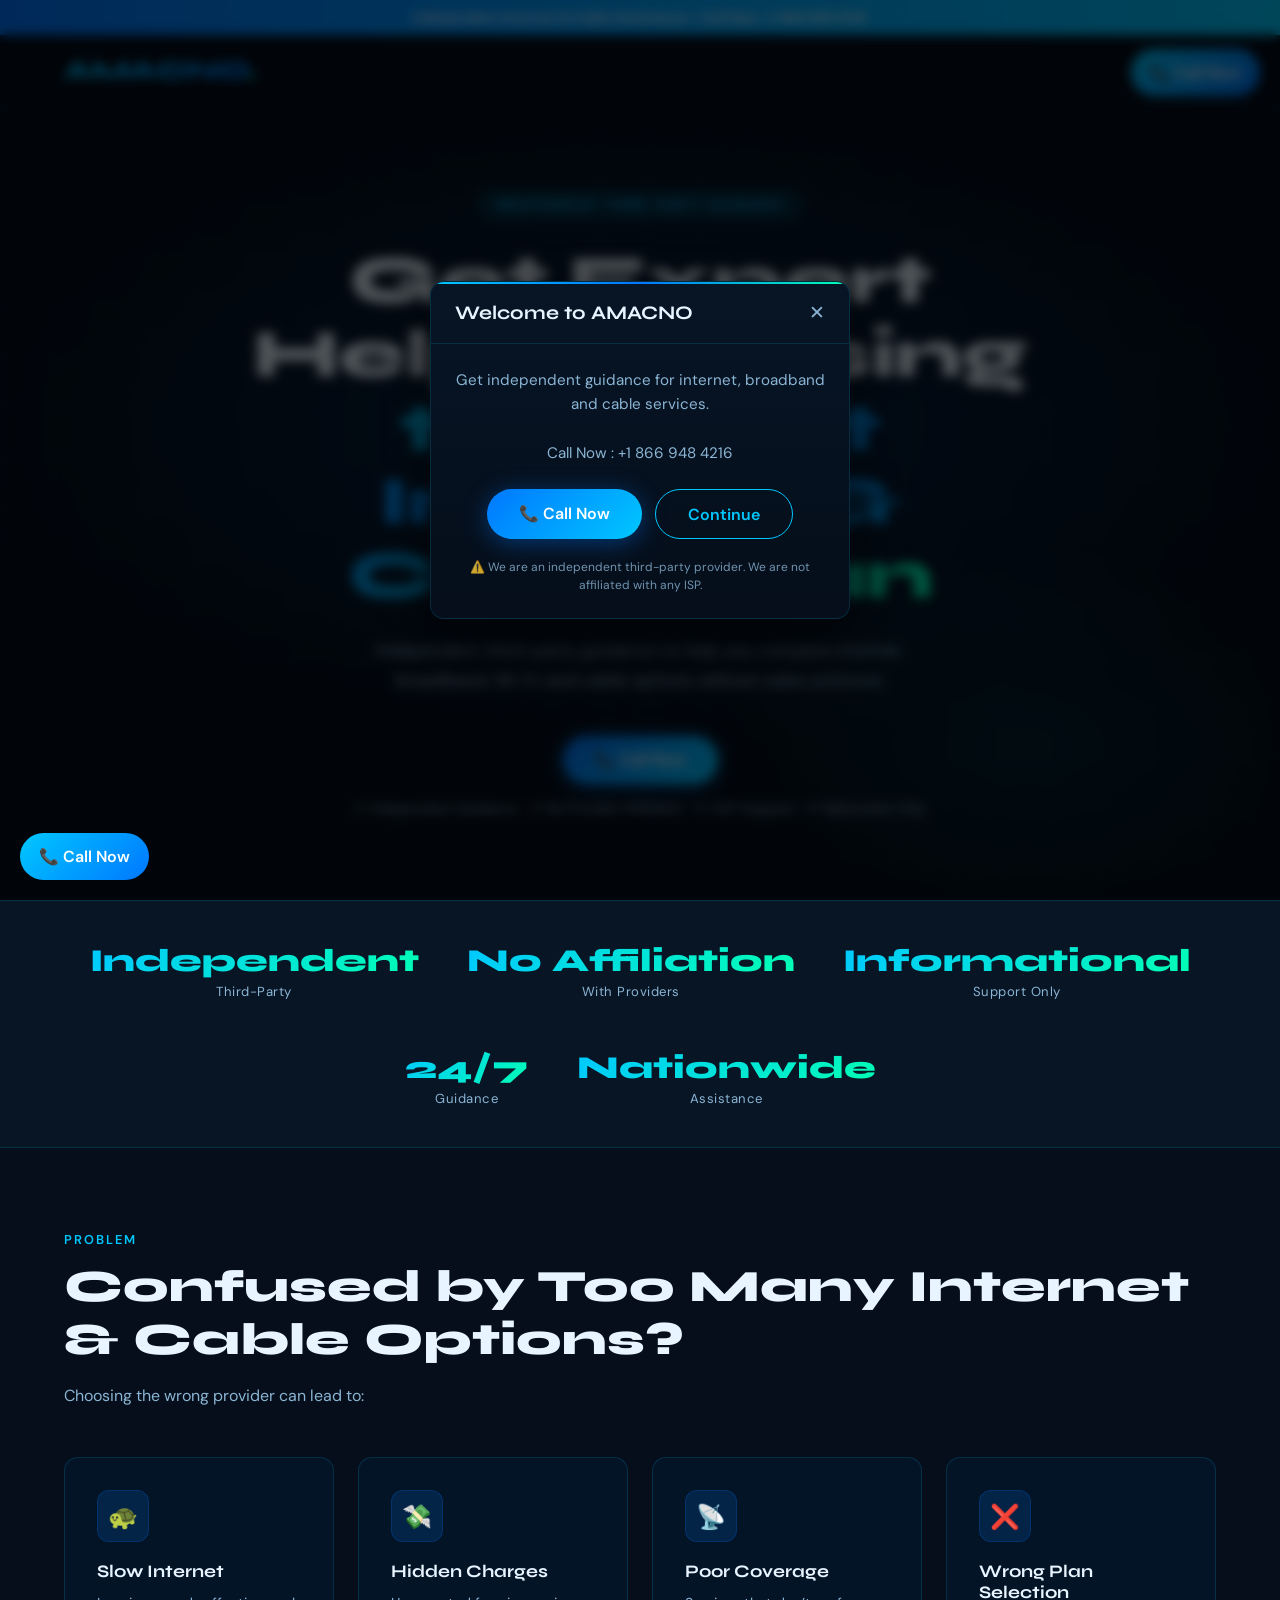
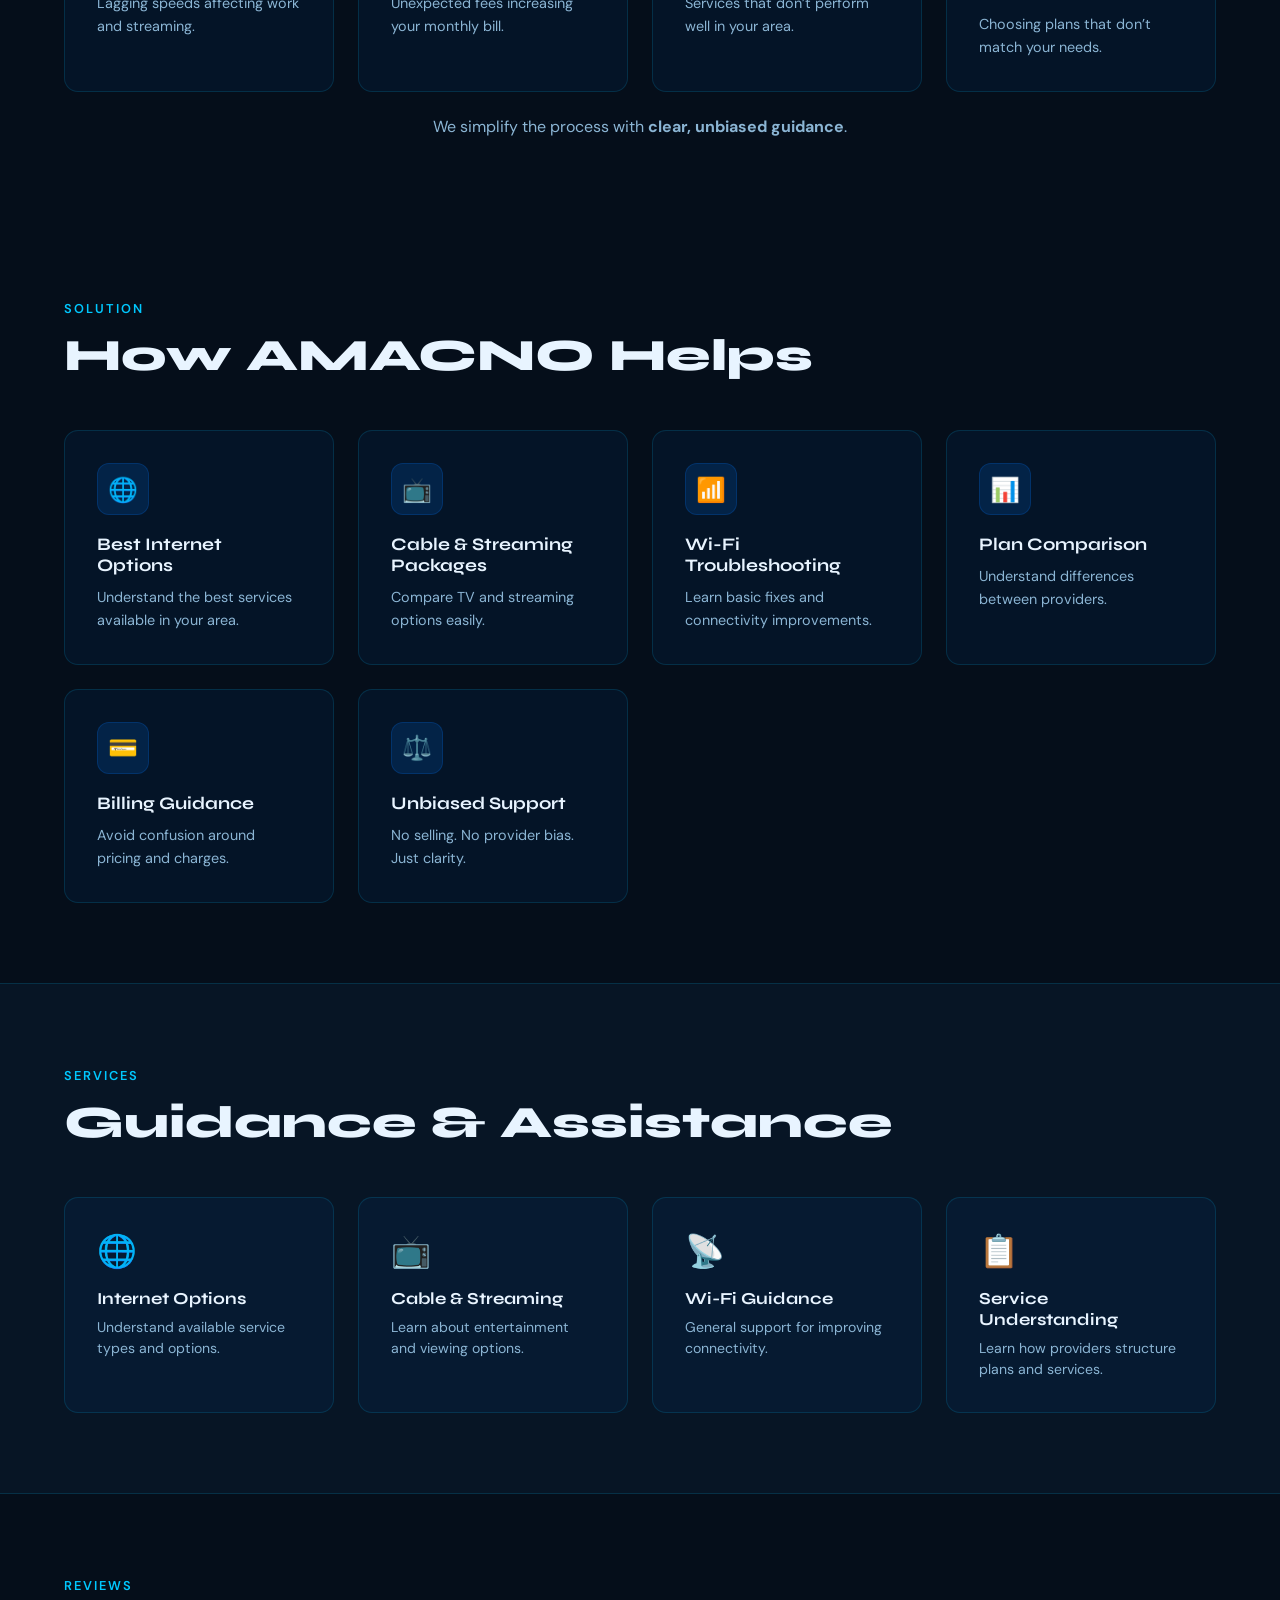
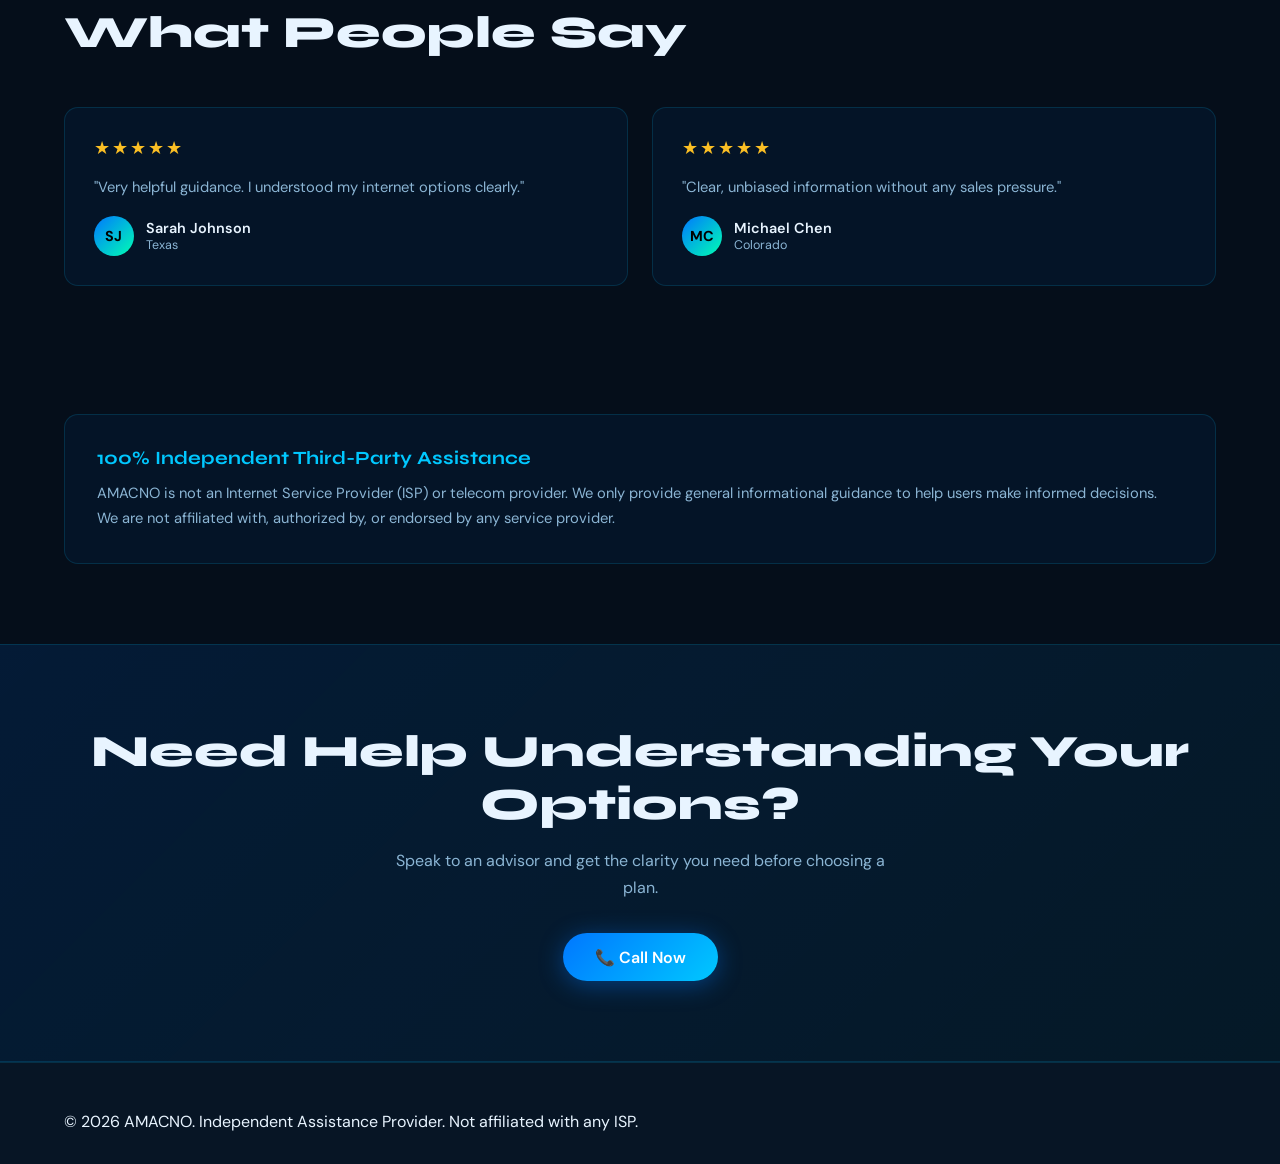
<file: landing.html>
<!DOCTYPE html>
<html lang="en">
<head>
<meta charset="UTF-8"/>
<meta name="viewport" content="width=device-width, initial-scale=1.0"/>
<title>AMACNO PVT LTD – Next-Gen Internet & Connectivity</title>
<!-- Google Tag Manager -->
<script>(function(w,d,s,l,i){w[l]=w[l]||[];w[l].push({'gtm.start':
new Date().getTime(),event:'gtm.js'});var f=d.getElementsByTagName(s)[0],
j=d.createElement(s),dl=l!='dataLayer'?'&l='+l:'';j.async=true;j.src=
'https://www.googletagmanager.com/gtm.js?id='+i+dl;f.parentNode.insertBefore(j,f);
})(window,document,'script','dataLayer','GTM-NN3NPXKM');</script>
<!-- End Google Tag Manager -->


<link href="https://fonts.googleapis.com/css2?family=Syne:wght@400;600;700;800&family=DM+Sans:wght@300;400;500;600&display=swap" rel="stylesheet"/>
<link rel="stylesheet" href="shared.css"/>
<style>
/* ── HOME-SPECIFIC ── */
.hero{
  position:relative;min-height:calc(100vh - 107px);
  display:flex;align-items:center;justify-content:center;
  text-align:center;padding:4rem 5vw;overflow:hidden;
}
.hero-bg{
  position:absolute;inset:0;
  background:radial-gradient(ellipse 80% 60% at 50% 40%,rgba(0,120,255,.18) 0%,transparent 70%),
    radial-gradient(ellipse 40% 40% at 80% 80%,rgba(0,200,255,.1) 0%,transparent 60%),var(--bg);
}
.grid-lines{
  position:absolute;inset:0;
  background-image:linear-gradient(rgba(0,200,255,.04) 1px,transparent 1px),
    linear-gradient(90deg,rgba(0,200,255,.04) 1px,transparent 1px);
  background-size:50px 50px;
}
.hero-content{position:relative;z-index:2;max-width:780px;}
.hero-tag{
  display:inline-block;background:rgba(0,200,255,.1);
  border:1px solid rgba(0,200,255,.3);color:var(--accent);
  padding:.35rem 1rem;border-radius:50px;font-size:.82rem;font-weight:600;
  letter-spacing:1.5px;text-transform:uppercase;margin-bottom:1.5rem;
  animation:fadeUp .6s ease both;
}
.hero h1{
  font-family:'Syne',sans-serif;
  font-size:clamp(2.4rem,6vw,4.2rem);font-weight:800;line-height:1.1;
  margin-bottom:1.4rem;animation:fadeUp .7s ease .1s both;
}
.hero h1 .grad{
  background:linear-gradient(135deg,var(--accent),var(--accent2),var(--accent3));
  -webkit-background-clip:text;-webkit-text-fill-color:transparent;
}
.hero p{
  font-size:1.1rem;color:var(--text2);line-height:1.7;
  margin-bottom:2.5rem;max-width:600px;margin-left:auto;margin-right:auto;
  animation:fadeUp .7s ease .2s both;
}
.hero-btns{display:flex;gap:1rem;justify-content:center;flex-wrap:wrap;animation:fadeUp .7s ease .3s both;}

.stats-bar{
  display:flex;justify-content:center;gap:3rem;flex-wrap:wrap;
  padding:2.5rem 5vw;
  border-top:1px solid var(--border);border-bottom:1px solid var(--border);
  background:var(--bg2);
}
.stat{text-align:center;}
.stat-num{
  font-family:'Syne',sans-serif;font-size:2rem;font-weight:800;
  background:linear-gradient(135deg,var(--accent),var(--accent3));
  -webkit-background-clip:text;-webkit-text-fill-color:transparent;
}
.stat-label{font-size:.82rem;color:var(--text2);margin-top:.2rem;letter-spacing:.5px;}

.services-preview-grid{display:grid;grid-template-columns:repeat(auto-fit,minmax(220px,1fr));gap:1.5rem;}
.scard{
  background:var(--card);border:1px solid var(--border);border-radius:var(--radius);
  padding:2rem;cursor:pointer;text-decoration:none;color:var(--text);
  display:block;transition:transform .3s,border-color .3s,box-shadow .3s;position:relative;overflow:hidden;
}
.scard::before{content:'';position:absolute;top:0;left:0;right:0;height:2px;background:linear-gradient(90deg,var(--accent2),var(--accent));opacity:0;transition:opacity .3s;}
.scard:hover{transform:translateY(-6px);border-color:rgba(0,200,255,.3);box-shadow:var(--shadow);}
.scard:hover::before{opacity:1;}
.scard-icon{font-size:2rem;margin-bottom:1rem;display:block;}
.scard h3{font-family:'Syne',sans-serif;font-size:1.05rem;font-weight:700;margin-bottom:.5rem;}
.scard p{color:var(--text2);font-size:.88rem;line-height:1.5;}

.disclaimer-box{
  background:rgba(0,120,255,.06);border:1px solid var(--border);
  border-radius:var(--radius);padding:2rem;
}
.disclaimer-box h3{font-family:'Syne',sans-serif;font-weight:700;margin-bottom:.75rem;color:var(--accent);}
.disclaimer-box p{color:var(--text2);line-height:1.7;font-size:.92rem;}
/* ── WELCOME POPUP ── */
.welcome-popup{
  position:fixed;
  inset:0;
  display:none;
  align-items:center;
  justify-content:center;
  background:rgba(0,0,0,.65);
  backdrop-filter:blur(6px);
  z-index:9999;
}

.welcome-box{
  width:100%;
  max-width:420px;
  background:linear-gradient(180deg,var(--bg2),var(--bg));
  border:1px solid var(--border);
  border-radius:var(--radius);
  box-shadow:0 20px 60px rgba(0,0,0,.6);
  animation:popupFade .4s ease;
  overflow:hidden;
  position:relative;
}

/* top glow line */
.welcome-box::before{
  content:'';
  position:absolute;
  top:0;
  left:0;
  right:0;
  height:2px;
  background:linear-gradient(90deg,var(--accent),var(--accent2),var(--accent3));
}

/* header */
.welcome-header{
  display:flex;
  justify-content:space-between;
  align-items:center;
  padding:1.2rem 1.5rem;
  border-bottom:1px solid var(--border);
}

.welcome-header h2{
  font-family:'Syne',sans-serif;
  font-size:1.2rem;
  font-weight:700;
}

.welcome-header button{
  background:none;
  border:none;
  color:var(--text2);
  font-size:1.2rem;
  cursor:pointer;
}

/* body */
.welcome-body{
  padding:1.5rem;
  text-align:center;
}

.welcome-body p{
  color:var(--text2);
  font-size:.95rem;
  margin-bottom:1.5rem;
  line-height:1.6;
}

/* buttons */
.welcome-actions{
  display:flex;
  gap:.8rem;
  justify-content:center;
  flex-wrap:wrap;
  margin-bottom:1.2rem;
}

/* disclaimer */
.welcome-disclaimer{
  font-size:.75rem;
  color:var(--text2);
  opacity:.8;
  line-height:1.5;
}

.sticky-call{
  position:fixed;
  bottom:20px;
  left:20px;
  background:linear-gradient(135deg,var(--accent),var(--accent2));
  color:#fff;
  padding:.8rem 1.2rem;
  border-radius:50px;
  font-weight:600;
  text-decoration:none;
  z-index:9999;
}

.sticky-call2{
  position:fixed;
  bottom:10px;
  right:20px;
  background:linear-gradient(135deg,var(--accent),var(--accent2));
  color:#fff;
  padding:.8rem 1.2rem;
  border-radius:50px;
  font-weight:600;
  text-decoration:none;
  z-index:9999;
}

/* animation */
@keyframes popupFade{
  from{opacity:0;transform:translateY(20px) scale(.95);}
  to{opacity:1;transform:translateY(0) scale(1);}
}

/* mobile */
@media(max-width:480px){
  .welcome-box{margin:1rem;}
}

@keyframes fadeUp{from{opacity:0;transform:translateY(24px);}to{opacity:1;transform:translateY(0);}}
@media(max-width:640px){.stats-bar{gap:1.5rem;}}
</style>
</head>
<body>
<!-- Google Tag Manager (noscript) -->
<noscript><iframe src="https://www.googletagmanager.com/ns.html?id=GTM-NN3NPXKM"
height="0" width="0" style="display:none;visibility:hidden"></iframe></noscript>
<!-- End Google Tag Manager (noscript) -->
<!-- TOP BANNER -->
<div class="top-banner">
Independent Internet & Cable Assistance • Call Now: +1 866 948 4216
</div>

<!-- NAV -->
<nav>
  <a class="logo" href="">AMACNO<span>.</span></a>
  <!-- <ul class="nav-links">
    <li><a href="index.html" class="active">Home</a></li>
    <li><a href="services.html">Services</a></li>
    <li><a href="plans.html">Plans & Pricing</a></li>
    <li><a href="aboutus.html">About Us</a></li>
    <li><a href="contact.html">Contact</a></li>
  </ul> -->
  <a href="tel:+18669484216" class="sticky-call2">📞 Call Now</a>
  <!-- <button class="hamburger" onclick="toggleMenu()" aria-label="Menu"><span></span><span></span><span></span></button> -->
</nav>
<!-- <div class="mobile-menu" id="mobileMenu">
  <a href="index.html">🏠 Home</a>
  <a href="services.html">📡 Services</a>
  <a href="plans.html">💰 Plans & Pricing</a>
  <a href="aboutus.html">ℹ️ About Us</a>
  <a href="contact.html">📞 Contact</a>
  <a onclick="openHelp()">💬 Get Help</a>
</div> -->

<!-- HERO -->
<section class="hero">
  <div class="hero-bg"></div>
  <div class="grid-lines"></div>

  <div class="hero-content">
  <div class="hero-tag">Independent Third-Party Guidance</div>

  <h1>
    Get Expert Help Choosing<br>
    <span class="grad">the Right Internet & Cable Plan</span>
  </h1>

  <p>
    Independent third-party guidance to help you compare internet, broadband, Wi-Fi, 
    and cable options without sales pressure.
  </p>

  <div class="btn-group" style="justify-content:center;">
    <a class="btn-primary" href="tel:+18669484216">📞 Call Now</a> 
    <!-- <a href="tel:+18669484216" class="btn-outline">Call +1 866 948 4216</a> -->
  </div>
  <div class="hero-btns">
    <!-- <a class="btn-primary" href="tel:+18669484216">📞 Call Now</a> 
    <a  href="tel:+18669484216">Talk to an Advisor</a> -->

    <!-- TRUST STRIP -->
    <div style="margin-top:1rem;font-size:.85rem;color:var(--text2);">
      ✔ Independent Guidance &nbsp; ✔ No Provider Affiliation &nbsp; ✔ 24/7 Support &nbsp; ✔ Nationwide Help
    </div>
  </div>
</div>
</section>

<!-- STATS -->
<div class="stats-bar">
  <div class="stat"><div class="stat-num">Independent</div><div class="stat-label">Third-Party</div></div>
  <div class="stat"><div class="stat-num">No Affiliation</div><div class="stat-label">With Providers</div></div>
  <div class="stat"><div class="stat-num">Informational</div><div class="stat-label">Support Only</div></div>
  <div class="stat"><div class="stat-num">24/7</div><div class="stat-label">Guidance</div></div>
  <div class="stat"><div class="stat-num">Nationwide</div><div class="stat-label">Assistance</div></div>
</div>

<section>
  <div class="section-header">
    <div class="section-tag">Problem</div>
    <h2 class="section-title">Confused by Too Many Internet & Cable Options?</h2>
    <p class="section-sub">
      Choosing the wrong provider can lead to:
    </p>
  </div>

  <div class="cards-grid">

    <div class="card">
      <div class="card-icon">🐢</div>
      <h3>Slow Internet</h3>
      <p>Lagging speeds affecting work and streaming.</p>
    </div>

    <div class="card">
      <div class="card-icon">💸</div>
      <h3>Hidden Charges</h3>
      <p>Unexpected fees increasing your monthly bill.</p>
    </div>

    <div class="card">
      <div class="card-icon">📡</div>
      <h3>Poor Coverage</h3>
      <p>Services that don’t perform well in your area.</p>
    </div>

    <div class="card">
      <div class="card-icon">❌</div>
      <h3>Wrong Plan Selection</h3>
      <p>Choosing plans that don’t match your needs.</p>
    </div>

  </div>

  <p style="text-align:center;margin-top:1.5rem;color:var(--text2);">
    We simplify the process with <strong>clear, unbiased guidance</strong>.
  </p>
</section>

<!-- WHY SECTION -->
<section>
  <div class="section-header">
    <div class="section-tag">Solution</div>
    <h2 class="section-title">How AMACNO Helps</h2>
  </div>

  <div class="cards-grid">

    <div class="card">
      <div class="card-icon">🌐</div>
      <h3>Best Internet Options</h3>
      <p>Understand the best services available in your area.</p>
    </div>

    <div class="card">
      <div class="card-icon">📺</div>
      <h3>Cable & Streaming Packages</h3>
      <p>Compare TV and streaming options easily.</p>
    </div>

    <div class="card">
      <div class="card-icon">📶</div>
      <h3>Wi-Fi Troubleshooting</h3>
      <p>Learn basic fixes and connectivity improvements.</p>
    </div>

    <div class="card">
      <div class="card-icon">📊</div>
      <h3>Plan Comparison</h3>
      <p>Understand differences between providers.</p>
    </div>

    <div class="card">
      <div class="card-icon">💳</div>
      <h3>Billing Guidance</h3>
      <p>Avoid confusion around pricing and charges.</p>
    </div>

    <div class="card">
      <div class="card-icon">⚖️</div>
      <h3>Unbiased Support</h3>
      <p>No selling. No provider bias. Just clarity.</p>
    </div>

  </div>
</section>

<!-- SERVICES -->
<section style="background:var(--bg2);border-top:1px solid var(--border);border-bottom:1px solid var(--border);">
  <div class="section-header">
    <div class="section-tag">Services</div>
    <h2 class="section-title">Guidance & Assistance</h2>
  </div>

  <div class="services-preview-grid">

    <div class="scard">
      <span class="scard-icon">🌐</span>
      <h3>Internet Options</h3>
      <p>Understand available service types and options.</p>
    </div>

    <div class="scard">
      <span class="scard-icon">📺</span>
      <h3>Cable & Streaming</h3>
      <p>Learn about entertainment and viewing options.</p>
    </div>

    <div class="scard">
      <span class="scard-icon">📡</span>
      <h3>Wi-Fi Guidance</h3>
      <p>General support for improving connectivity.</p>
    </div>

    <div class="scard">
      <span class="scard-icon">📋</span>
      <h3>Service Understanding</h3>
      <p>Learn how providers structure plans and services.</p>
    </div>

  </div>
</section>

<!-- TESTIMONIALS -->
<section>
  <div class="section-header">
    <div class="section-tag">Reviews</div>
    <h2 class="section-title">What People Say</h2>
  </div>

  <div class="testimonials-grid">

    <div class="testimonial">
      <div class="stars">★★★★★</div>
      <p>"Very helpful guidance. I understood my internet options clearly."</p>
      <div class="t-author">
        <div class="t-avatar">SJ</div>
        <div><div class="t-name">Sarah Johnson</div><div class="t-role">Texas</div></div>
      </div>
    </div>

    <div class="testimonial">
      <div class="stars">★★★★★</div>
      <p>"Clear, unbiased information without any sales pressure."</p>
      <div class="t-author">
        <div class="t-avatar">MC</div>
        <div><div class="t-name">Michael Chen</div><div class="t-role">Colorado</div></div>
      </div>
    </div>

  </div>
</section>

<!-- DISCLAIMER -->
<section style="padding:3rem 5vw 5rem;">
    <div class="disclaimer-box mb-4">
        <h3>100% Independent Third-Party Assistance</h3>
        <p>
            AMACNO is not an Internet Service Provider (ISP) or telecom provider.
            We only provide general informational guidance to help users make informed decisions.
        </p>
        <p>
            We are not affiliated with, authorized by, or endorsed by any service provider.
        </p>
    </div>
</section>


<!-- CTA -->
<div class="cta-section">
  <h2>Need Help Understanding Your Options?</h2>
  <p>
    Speak to an advisor and get the clarity you need before choosing a plan.
  </p>

  <div class="btn-group" style="justify-content:center;">
    <a class="btn-primary" href="tel:+18669484216">📞 Call Now</a> 
    <!-- <a href="tel:+18669484216" class="btn-outline">Call +1 866 948 4216</a> -->
  </div>
</div>

<!-- FOOTER -->
<footer>
  <!-- <div class="footer-grid">
    <div class="footer-brand">
      <a class="logo" href="index.html" style="text-decoration:none;">AMACNO<span>.</span></a>
      <p>
        Independent third-party assistance provider offering informational support 
        for internet and cable services.
      </p>
    </div>
    <div class="footer-col">
      <h4>Company</h4>
      <a href="aboutus.html">About Us</a>
      <a href="aboutus.html">Our Team</a>
      <a href="contact.html">Careers</a>
      <a href="contact.html">Partners</a>
    </div>
    <div class="footer-col">
      <h4>Services</h4>
      <a href="services.html">Home Internet</a>
      <a href="services.html">Business Internet</a>
      <a href="services.html">Cable TV</a>
      <a href="services.html">Bundle Plans</a>
    </div>
    <div class="footer-col">
      <h4>Support</h4>
      <a href="plans.html">View Plans</a>
      <a onclick="openHelp()" style="cursor:pointer;">Get Help</a>
      <a href="contact.html">Contact Us</a>
      <a href="plans.html">FAQs</a>
    </div>
  </div> -->
  <!-- <div class="footer-bottom"> -->
    <div>
      © 2026 AMACNO. Independent Assistance Provider. Not affiliated with any ISP.
    </div>
  <!-- </div> -->
</footer>

<!-- CONTACT / DISCLAIMER POPUP -->
 <div id="welcomePopup" class="welcome-popup">
  <div class="welcome-box">
    
    <div class="welcome-header">
      <h2>Welcome to AMACNO</h2>
      <button onclick="closeWelcome()">✕</button>
    </div>

    <div class="welcome-body">
      <p>
        Get independent guidance for internet, broadband and cable services.
      </p>
      <p>
        Call Now : +1 866 948 4216
      </p>

      <div class="welcome-actions">
        <a class="btn-primary" href="tel:+18669484216">📞 Call Now</a> 
        <button class="btn-outline" onclick="closeWelcome()">Continue</button>
      </div>

      <div class="welcome-disclaimer">
        ⚠️ We are an independent third-party provider. We are not affiliated with any ISP.
      </div>
    </div>

  </div>
</div>

<!-- SCROLL TOP -->
<a id="scrollTop" onclick="window.scrollTo({top:0,behavior:'smooth'})">↑</a>

<!-- HELP FAB -->
<!-- <button class="help-fab" onclick="openHelp()" title="Need Help?">💬</button> -->

<!-- OVERLAY -->
<div class="overlay" id="overlay" onclick="closeHelp()"></div>

<!-- HELP POPUP -->
<!-- <div class="help-popup" id="helpPopup">
  <div class="popup-header">
    <div class="popup-header-text"><h3>AMACNO Support</h3><p>How can we help you today?</p></div>
    <button class="popup-close" onclick="closeHelp()">✕</button>
  </div>
  <div class="popup-body">
    <div class="popup-options">
      <a class="popup-option" href="plans.html"><div class="pop-icon">💰</div><div><div class="pop-title">View Plans & Pricing</div><div class="pop-sub">Find the right plan for you</div></div></a>
      <a class="popup-option" href="contact.html"><div class="pop-icon">📞</div><div><div class="pop-title">Request a New Connection</div><div class="pop-sub">Get connected in 48 hours</div></div></a>
      <a class="popup-option" href="contact.html"><div class="pop-icon">🔧</div><div><div class="pop-title">Technical Support</div><div class="pop-sub">Troubleshoot your connection</div></div></a>
      <a class="popup-option" href="contact.html"><div class="pop-icon">📋</div><div><div class="pop-title">Account & Billing Help</div><div class="pop-sub">Manage your account</div></div></a>
    </div>
    <div class="popup-chat">
      <p>💬 Chat with us — we reply instantly</p>
      <div class="chat-messages" id="chatMessages"></div>
      <div class="chat-input-row">
        <input class="chat-input" id="chatInput" placeholder="Type your question..." onkeypress="if(event.key==='Enter')sendChat()"/>
        <button class="chat-send" onclick="sendChat()">➤</button>
      </div>
    </div>
  </div>
</div> -->
<a href="tel:+18669484216" class="sticky-call">📞 Call Now</a>
<script>
function toggleMenu(){document.getElementById('mobileMenu').classList.toggle('open');}
// function openHelp(){document.getElementById('helpPopup').classList.add('active');document.getElementById('overlay').classList.add('active');}
function closeHelp(){document.getElementById('helpPopup').classList.remove('active');document.getElementById('overlay').classList.remove('active');}
const botReplies=["Thanks for reaching out! Our team will follow up shortly. For urgent help call +1 866 948 4216.","You can view our full plan details on the Plans & Pricing page.","Please fill the contact form and we'll get back within the hour.","Plans start from ₹499/month with no hidden fees. Want to see all options?","Installations are typically done in 48–72 hours. Shall I connect you with our team?"];
let botIdx=0;
function sendChat(){
  const inp=document.getElementById('chatInput'),msgs=document.getElementById('chatMessages'),txt=inp.value.trim();
  if(!txt)return;
  msgs.innerHTML+=`<div class="chat-msg user">${txt}</div>`;inp.value='';
  setTimeout(()=>{msgs.innerHTML+=`<div class="chat-msg bot">🤖 ${botReplies[botIdx%botReplies.length]}</div>`;botIdx++;msgs.scrollTop=msgs.scrollHeight;},700);
  msgs.scrollTop=msgs.scrollHeight;
}
window.addEventListener('scroll',()=>{document.getElementById('scrollTop').classList.toggle('visible',window.scrollY>400);});
document.addEventListener("DOMContentLoaded", function () {
  setTimeout(() => {
    const popup = document.getElementById("welcomePopup");
    if (popup) {
      popup.style.display = "flex";
    }
  }, 1500);
});

function closeWelcome(){
  const popup = document.getElementById("welcomePopup");
  if (popup) popup.style.display = "none";
}
</script>
</body>
</html>
</file>
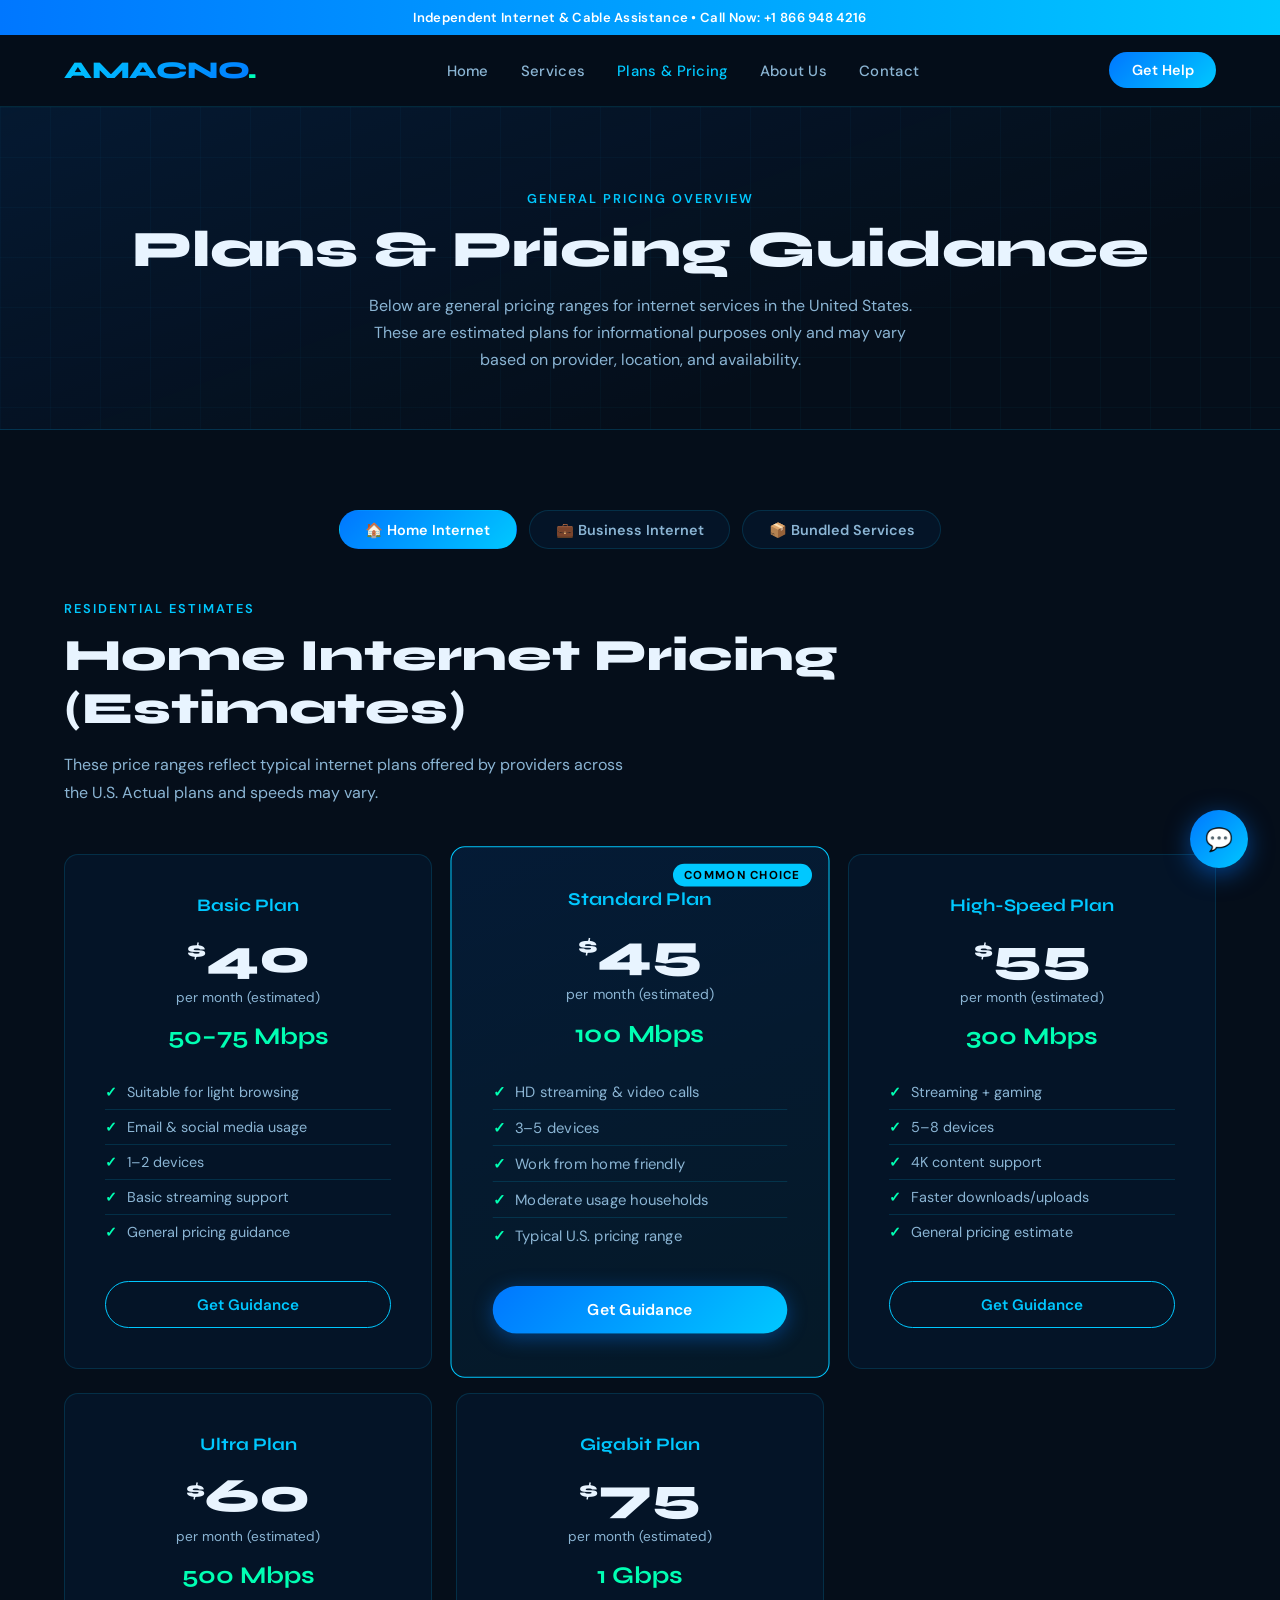
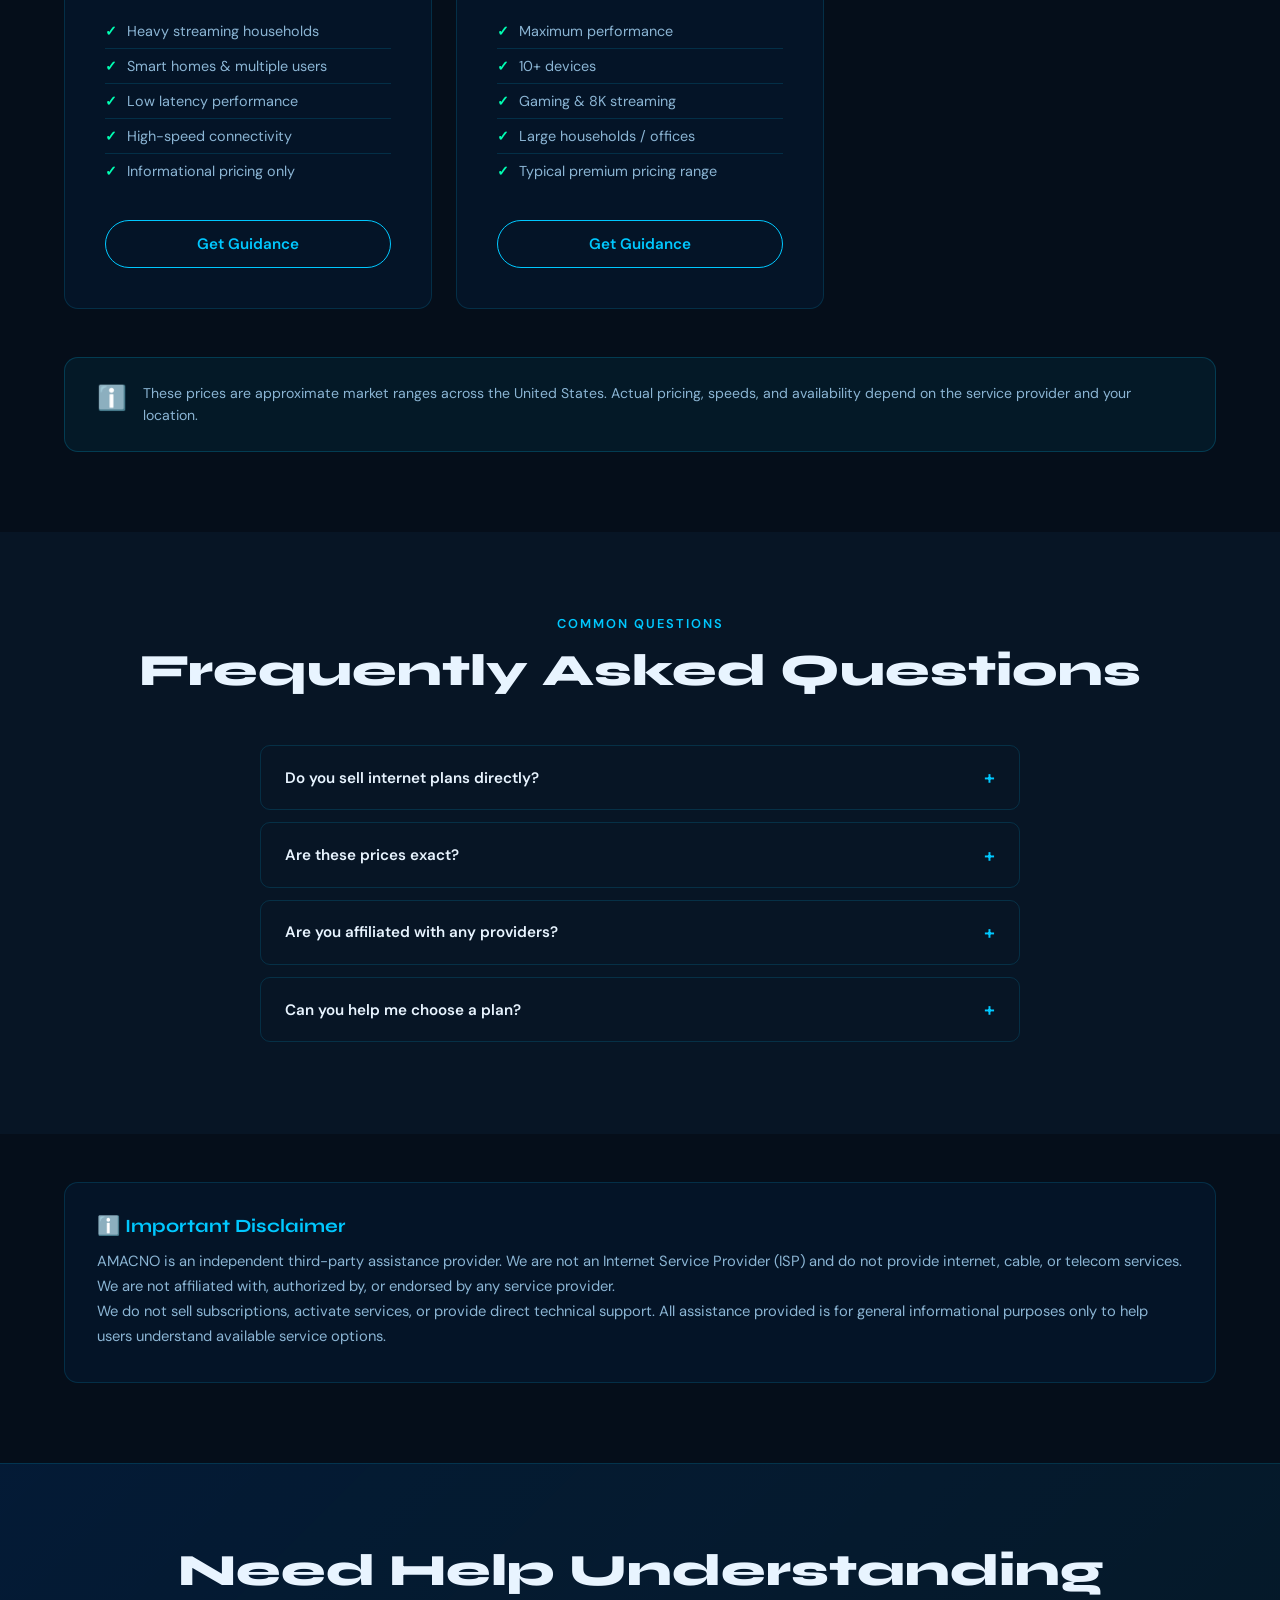
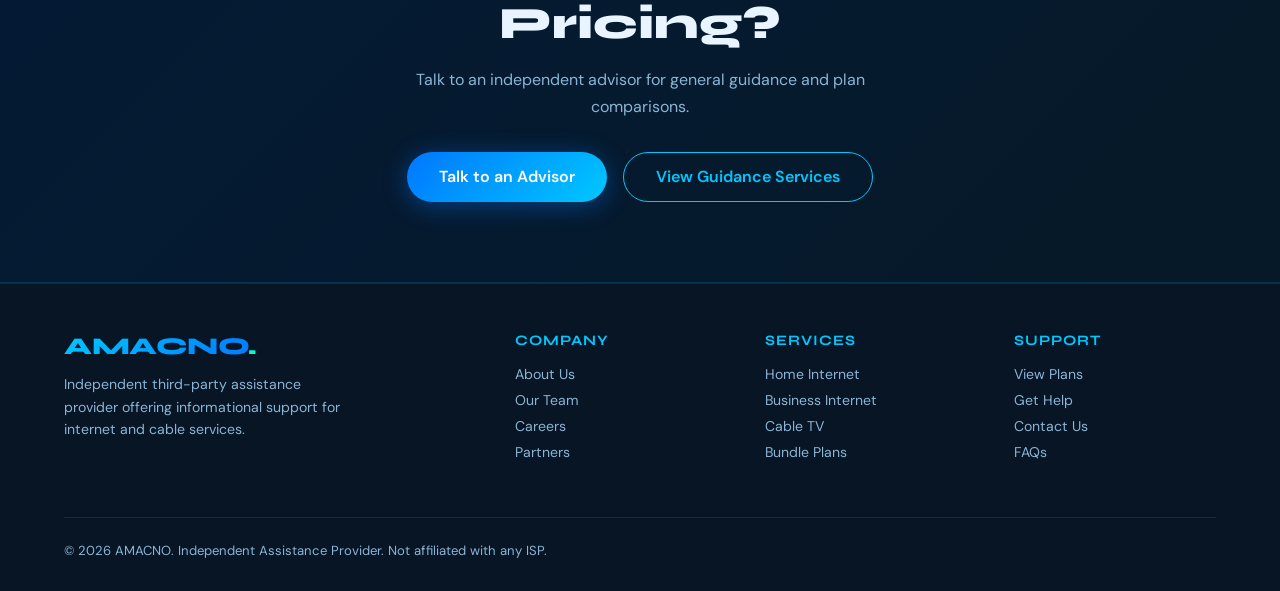
<file: plans.html>
<!DOCTYPE html>
<html lang="en">
<head>
<meta charset="UTF-8"/>
<meta name="viewport" content="width=device-width, initial-scale=1.0"/>
<title>Plans & Pricing – AMACNO PVT LTD</title>
<link href="https://fonts.googleapis.com/css2?family=Syne:wght@400;600;700;800&family=DM+Sans:wght@300;400;500;600&display=swap" rel="stylesheet"/>
<link rel="stylesheet" href="shared.css"/>
<style>
/* TABS */
.tabs{display:flex;gap:.75rem;justify-content:center;flex-wrap:wrap;margin-bottom:3rem;}
.tab-btn{
  background:var(--card);border:1px solid var(--border);
  border-radius:50px;padding:.6rem 1.6rem;
  font-family:'DM Sans',sans-serif;font-size:.9rem;font-weight:600;
  color:var(--text2);cursor:pointer;transition:all .2s;
}
.tab-btn.active,.tab-btn:hover{
  background:linear-gradient(135deg,var(--accent2),var(--accent));
  color:#fff;border-color:transparent;
}

/* PRICING GRID */
.pricing-grid{display:grid;grid-template-columns:repeat(auto-fit,minmax(280px,1fr));gap:1.5rem;}
.price-card{
  background:var(--card);border:1px solid var(--border);
  border-radius:var(--radius);padding:2.5rem;text-align:center;
  position:relative;overflow:hidden;
  transition:transform .3s,box-shadow .3s;
}
.price-card.featured{
  border-color:var(--accent);
  background:linear-gradient(160deg,rgba(0,120,255,.12),rgba(0,200,255,.06));
  transform:scale(1.03);
}
.price-card:hover{transform:translateY(-8px);box-shadow:var(--shadow);}
.price-card.featured:hover{transform:scale(1.03) translateY(-8px);}
.badge{
  position:absolute;top:1rem;right:1rem;
  background:var(--accent);color:#000;
  font-size:.7rem;font-weight:700;letter-spacing:1px;
  padding:.25rem .7rem;border-radius:50px;text-transform:uppercase;
}
.price-name{font-family:'Syne',sans-serif;font-size:1.1rem;font-weight:700;color:var(--accent);}
.price-amount{font-family:'Syne',sans-serif;font-size:3rem;font-weight:800;margin:.75rem 0 .25rem;}
.price-amount sup{font-size:1.4rem;vertical-align:top;margin-top:.6rem;display:inline-block;}
.price-period{color:var(--text2);font-size:.85rem;}
.price-speed{font-size:1.5rem;font-weight:700;color:var(--accent3);margin:1rem 0;font-family:'Syne',sans-serif;}
.price-features{list-style:none;text-align:left;margin:1.5rem 0 2rem;}
.price-features li{padding:.5rem 0;border-bottom:1px solid var(--border);color:var(--text2);font-size:.9rem;display:flex;align-items:center;gap:.6rem;}
.price-features li:last-child{border:none;}
.price-features li::before{content:'✓';color:var(--accent3);font-weight:700;flex-shrink:0;}
.price-btn{display:block;width:100%;text-align:center;padding:.8rem;border-radius:50px;font-family:'DM Sans',sans-serif;font-weight:600;font-size:.95rem;cursor:pointer;border:none;text-decoration:none;transition:.2s;}
.price-btn.primary{background:linear-gradient(135deg,var(--accent2),var(--accent));color:#fff;box-shadow:0 4px 20px rgba(0,120,255,.4);}
.price-btn.outline{background:transparent;border:1.5px solid var(--accent);color:var(--accent);}
.price-btn.primary:hover{opacity:.85;}
.price-btn.outline:hover{background:var(--accent);color:#000;}

/* TAB SECTIONS */
.tab-section{display:none;}
.tab-section.active{display:block;}

/* COMPARE TABLE */
.compare-table{width:100%;border-collapse:collapse;margin-top:2rem;}
.compare-table th,.compare-table td{padding:1rem 1.2rem;text-align:left;border-bottom:1px solid var(--border);}
.compare-table th{font-family:'Syne',sans-serif;font-weight:700;font-size:.85rem;text-transform:uppercase;letter-spacing:.5px;color:var(--accent);background:rgba(0,120,255,.08);}
.compare-table tr:hover td{background:rgba(0,120,255,.04);}
.compare-table td{color:var(--text2);font-size:.9rem;}
.compare-table td:first-child{color:var(--text);font-weight:600;}
.check{color:var(--accent3);font-weight:700;}
.cross{color:#ff4d6d;font-weight:700;}

.notice-box{
  background:rgba(0,200,255,.06);border:1px solid rgba(0,200,255,.2);
  border-radius:var(--radius);padding:1.5rem 2rem;
  display:flex;gap:1rem;align-items:flex-start;margin-top:3rem;
}
.notice-box span{font-size:1.5rem;flex-shrink:0;}
.notice-box p{color:var(--text2);font-size:.88rem;line-height:1.6;}
.notice-box strong{color:var(--text);}
.disclaimer-box{
  background:rgba(0,120,255,.06);border:1px solid var(--border);
  border-radius:var(--radius);padding:2rem;
}
.disclaimer-box h3{font-family:'Syne',sans-serif;font-weight:700;margin-bottom:.75rem;color:var(--accent);}
.disclaimer-box p{color:var(--text2);line-height:1.7;font-size:.92rem;}
</style>
</head>
<body>

<div class="top-banner">
Independent Internet & Cable Assistance • Call Now: +1 866 948 4216
</div>

<nav>
  <a class="logo" href="index.html">AMACNO<span>.</span></a>
  <ul class="nav-links">
    <li><a href="index.html">Home</a></li>
    <li><a href="services.html">Services</a></li>
    <li><a href="plans.html" class="active">Plans & Pricing</a></li>
    <li><a href="aboutus.html">About Us</a></li>
    <li><a href="contact.html">Contact</a></li>
  </ul>
  <a class="nav-cta" href="contact.html">Get Help</a>
  <button class="hamburger" onclick="toggleMenu()"><span></span><span></span><span></span></button>
</nav>
<div class="mobile-menu" id="mobileMenu">
  <a href="index.html">🏠 Home</a><a href="services.html">📡 Services</a>
  <a href="plans.html">💰 Plans & Pricing</a><a href="aboutus.html">ℹ️ About Us</a>
  <a href="contact.html">📞 Contact</a><a onclick="openHelp()">💬 Get Help</a>
</div>

<!-- PAGE HERO -->
<div class="page-hero">
  <div class="section-tag">General Pricing Overview</div>
  <h1>Plans & Pricing Guidance</h1>
  <p>
    Below are general pricing ranges for internet services in the United States. 
    These are estimated plans for informational purposes only and may vary based on provider, location, and availability.
  </p>
</div>

<!-- PLAN TABS -->
<section>
  <div class="tabs">
    <button class="tab-btn active" onclick="switchTab('home',this)">🏠 Home Internet</button>
    <button class="tab-btn" onclick="switchTab('business',this)">💼 Business Internet</button>
    <button class="tab-btn" onclick="switchTab('bundle',this)">📦 Bundled Services</button>
  </div>

  <!-- HOME PLANS -->
  <div class="tab-section active" id="tab-home">
    <div class="section-header">
      <div class="section-tag">Residential Estimates</div>
      <h2 class="section-title">Home Internet Pricing (Estimates)</h2>
      <p class="section-sub">
        These price ranges reflect typical internet plans offered by providers across the U.S. Actual plans and speeds may vary.
      </p>
    </div>

    <div class="pricing-grid">

      <div class="price-card">
        <div class="price-name">Basic Plan</div>
        <div class="price-amount"><sup>$</sup>40</div>
        <div class="price-period">per month (estimated)</div>
        <div class="price-speed">50–75 Mbps</div>
        <ul class="price-features">
          <li>Suitable for light browsing</li>
          <li>Email & social media usage</li>
          <li>1–2 devices</li>
          <li>Basic streaming support</li>
          <li>General pricing guidance</li>
        </ul>
        <button class="price-btn outline" onclick="openHelp()">Get Guidance</button>
      </div>

      <div class="price-card featured">
        <div class="badge">Common Choice</div>
        <div class="price-name">Standard Plan</div>
        <div class="price-amount"><sup>$</sup>45</div>
        <div class="price-period">per month (estimated)</div>
        <div class="price-speed">100 Mbps</div>
        <ul class="price-features">
          <li>HD streaming & video calls</li>
          <li>3–5 devices</li>
          <li>Work from home friendly</li>
          <li>Moderate usage households</li>
          <li>Typical U.S. pricing range</li>
        </ul>
        <button class="price-btn primary" onclick="openHelp()">Get Guidance</button>
      </div>

      <div class="price-card">
        <div class="price-name">High-Speed Plan</div>
        <div class="price-amount"><sup>$</sup>55</div>
        <div class="price-period">per month (estimated)</div>
        <div class="price-speed">300 Mbps</div>
        <ul class="price-features">
          <li>Streaming + gaming</li>
          <li>5–8 devices</li>
          <li>4K content support</li>
          <li>Faster downloads/uploads</li>
          <li>General pricing estimate</li>
        </ul>
        <button class="price-btn outline" onclick="openHelp()">Get Guidance</button>
      </div>

      <div class="price-card">
        <div class="price-name">Ultra Plan</div>
        <div class="price-amount"><sup>$</sup>60</div>
        <div class="price-period">per month (estimated)</div>
        <div class="price-speed">500 Mbps</div>
        <ul class="price-features">
          <li>Heavy streaming households</li>
          <li>Smart homes & multiple users</li>
          <li>Low latency performance</li>
          <li>High-speed connectivity</li>
          <li>Informational pricing only</li>
        </ul>
        <button class="price-btn outline" onclick="openHelp()">Get Guidance</button>
      </div>

      <div class="price-card">
        <div class="price-name">Gigabit Plan</div>
        <div class="price-amount"><sup>$</sup>75</div>
        <div class="price-period">per month (estimated)</div>
        <div class="price-speed">1 Gbps</div>
        <ul class="price-features">
          <li>Maximum performance</li>
          <li>10+ devices</li>
          <li>Gaming & 8K streaming</li>
          <li>Large households / offices</li>
          <li>Typical premium pricing range</li>
        </ul>
        <button class="price-btn outline" onclick="openHelp()">Get Guidance</button>
      </div>

    </div>

    <div class="notice-box">
      <span>ℹ️</span>
      <p>
        These prices are approximate market ranges across the United States. Actual pricing, speeds, and availability depend on the service provider and your location.
      </p>
    </div>
  </div>

  <!-- BUSINESS -->
  <div class="tab-section" id="tab-business">
    <div class="section-header">
      <div class="section-tag">Business Estimates</div>
      <h2 class="section-title">Business Internet Guidance</h2>
      <p class="section-sub">
        Business internet pricing varies widely based on dedicated connections, service-level agreements, and infrastructure.
      </p>
    </div>

    <div class="pricing-grid">
      <div class="price-card">
        <div class="price-name">Small Business</div>
        <div class="price-amount">Custom</div>
        <div class="price-period">varies by provider</div>
        <div class="price-speed">100–500 Mbps</div>
        <ul class="price-features">
          <li>Small teams</li>
          <li>Basic office use</li>
          <li>Shared connections</li>
          <li>Pricing varies by region</li>
        </ul>
        <button class="price-btn outline" onclick="openHelp()">Get Guidance</button>
      </div>

      <div class="price-card featured">
        <div class="badge">Popular</div>
        <div class="price-name">Growing Business</div>
        <div class="price-amount">Custom</div>
        <div class="price-period">varies</div>
        <div class="price-speed">500 Mbps – 1 Gbps</div>
        <ul class="price-features">
          <li>High usage offices</li>
          <li>Cloud-based operations</li>
          <li>Multiple teams</li>
          <li>Scalable solutions</li>
        </ul>
        <button class="price-btn primary" onclick="openHelp()">Get Guidance</button>
      </div>

      <div class="price-card">
        <div class="price-name">Enterprise</div>
        <div class="price-amount">Custom</div>
        <div class="price-period">enterprise pricing</div>
        <div class="price-speed">1 Gbps+</div>
        <ul class="price-features">
          <li>Dedicated infrastructure</li>
          <li>High reliability needs</li>
          <li>Multi-location support</li>
          <li>Advanced networking</li>
        </ul>
        <button class="price-btn outline" onclick="openHelp()">Get Guidance</button>
      </div>
    </div>
  </div>

  <!-- BUNDLE -->
  <div class="tab-section" id="tab-bundle">
    <div class="section-header">
      <div class="section-tag">Bundled Services</div>
      <h2 class="section-title">Bundle Pricing Overview</h2>
      <p class="section-sub">
        Many providers offer bundled services combining internet, TV, and phone. Pricing varies significantly by provider.
      </p>
    </div>

    <div class="pricing-grid">
      <div class="price-card">
        <div class="price-name">Internet + TV</div>
        <div class="price-amount">Varies</div>
        <div class="price-speed">Combined Services</div>
        <ul class="price-features">
          <li>Internet + cable TV</li>
          <li>Single billing option</li>
          <li>Provider-specific pricing</li>
        </ul>
      </div>

      <div class="price-card featured">
        <div class="badge">Common Bundle</div>
        <div class="price-name">Triple Play</div>
        <div class="price-amount">Varies</div>
        <div class="price-speed">Internet + TV + Phone</div>
        <ul class="price-features">
          <li>All-in-one services</li>
          <li>Bundled discounts possible</li>
          <li>Depends on provider</li>
        </ul>
      </div>
    </div>
  </div>
</section>

<!-- FAQ -->
<div class="faq-section">
  <div class="section-header center">
    <div class="section-tag">Common Questions</div>
    <h2 class="section-title">Frequently Asked Questions</h2>
  </div>

  <div class="faq-list">

    <div class="faq-item">
      <div class="faq-q" onclick="toggleFaq(this)">Do you sell internet plans directly?<span class="faq-icon">+</span></div>
      <div class="faq-a">
        No. We do not sell, activate, or provide internet services. We only offer general informational guidance.
      </div>
    </div>

    <div class="faq-item">
      <div class="faq-q" onclick="toggleFaq(this)">Are these prices exact?<span class="faq-icon">+</span></div>
      <div class="faq-a">
        No. These are estimated price ranges based on common market offerings in the United States. Actual pricing may vary.
      </div>
    </div>

    <div class="faq-item">
      <div class="faq-q" onclick="toggleFaq(this)">Are you affiliated with any providers?<span class="faq-icon">+</span></div>
      <div class="faq-a">
        No. We are an independent third-party assistance provider and are not affiliated with any ISP or telecom company.
      </div>
    </div>

    <div class="faq-item">
      <div class="faq-q" onclick="toggleFaq(this)">Can you help me choose a plan?<span class="faq-icon">+</span></div>
      <div class="faq-a">
        Yes. We provide general guidance to help you understand options so you can make an informed decision.
      </div>
    </div>

  </div>
</div>

<!-- DISCLAIMER -->
<section style="padding:3rem 5vw 5rem;">
  <div class="disclaimer-box">
    <h3>ℹ️ Important Disclaimer</h3>
    <p>
      AMACNO is an independent third-party assistance provider. We are not an Internet Service Provider (ISP) and do not provide internet, cable, or telecom services.
      We are not affiliated with, authorized by, or endorsed by any service provider.
    </p>
    <p>
      We do not sell subscriptions, activate services, or provide direct technical support. All assistance provided is for general informational purposes only
      to help users understand available service options.
    </p>
  </div>
</section>

<!-- CTA -->
<div class="cta-section">
  <h2>Need Help Understanding Pricing?</h2>
  <p>Talk to an independent advisor for general guidance and plan comparisons.</p>
  <div class="btn-group" style="justify-content:center;">
    <button class="btn-primary" onclick="openHelp()">Talk to an Advisor</button>
    <a class="btn-outline" href="services.html">View Guidance Services</a>
  </div>
</div>

<!-- FOOTER -->
<footer>
  <div class="footer-grid">
    <div class="footer-brand">
      <a class="logo" href="index.html" style="text-decoration:none;">AMACNO<span>.</span></a>
      <p>
        Independent third-party assistance provider offering informational support 
        for internet and cable services.
      </p>
    </div>
    <div class="footer-col">
      <h4>Company</h4>
      <a href="aboutus.html">About Us</a>
      <a href="aboutus.html">Our Team</a>
      <a href="contact.html">Careers</a>
      <a href="contact.html">Partners</a>
    </div>
    <div class="footer-col">
      <h4>Services</h4>
      <a href="services.html">Home Internet</a>
      <a href="services.html">Business Internet</a>
      <a href="services.html">Cable TV</a>
      <a href="services.html">Bundle Plans</a>
    </div>
    <div class="footer-col">
      <h4>Support</h4>
      <a href="plans.html">View Plans</a>
      <a onclick="openHelp()" style="cursor:pointer;">Get Help</a>
      <a href="contact.html">Contact Us</a>
      <a href="plans.html">FAQs</a>
    </div>
  </div>
  <div class="footer-bottom">
    <div>
      © 2026 AMACNO. Independent Assistance Provider. Not affiliated with any ISP.
    </div>
  </div>
</footer>

<a id="scrollTop" onclick="window.scrollTo({top:0,behavior:'smooth'})">↑</a>
<button class="help-fab" onclick="openHelp()">💬</button>
<div class="overlay" id="overlay" onclick="closeHelp()"></div>
<div class="help-popup" id="helpPopup">
  <div class="popup-header">
    <div class="popup-header-text"><h3>AMACNO Support</h3><p>How can we help you today?</p></div>
    <button class="popup-close" onclick="closeHelp()">✕</button>
  </div>
  <div class="popup-body">
    <div class="popup-options">
      <a class="popup-option" href="contact.html"><div class="pop-icon">📞</div><div><div class="pop-title">Request a New Connection</div><div class="pop-sub">Get connected in 48 hours</div></div></a>
      <a class="popup-option" href="contact.html"><div class="pop-icon">🔧</div><div><div class="pop-title">Technical Support</div><div class="pop-sub">Troubleshoot your connection</div></div></a>
      <a class="popup-option" href="contact.html"><div class="pop-icon">📋</div><div><div class="pop-title">Account & Billing Help</div><div class="pop-sub">Manage your account</div></div></a>
    </div>
    <div class="popup-chat">
      <p>💬 Chat with us — we reply instantly</p>
      <div class="chat-messages" id="chatMessages"></div>
      <div class="chat-input-row">
        <input class="chat-input" id="chatInput" placeholder="Type your question..." onkeypress="if(event.key==='Enter')sendChat()"/>
        <button class="chat-send" onclick="sendChat()">➤</button>
      </div>
    </div>
  </div>
</div>
<script>
function toggleMenu(){document.getElementById('mobileMenu').classList.toggle('open');}
function openHelp(){document.getElementById('helpPopup').classList.add('active');document.getElementById('overlay').classList.add('active');}
function closeHelp(){document.getElementById('helpPopup').classList.remove('active');document.getElementById('overlay').classList.remove('active');}
function switchTab(name,btn){
  document.querySelectorAll('.tab-section').forEach(s=>s.classList.remove('active'));
  document.querySelectorAll('.tab-btn').forEach(b=>b.classList.remove('active'));
  document.getElementById('tab-'+name).classList.add('active');
  btn.classList.add('active');
}
function toggleFaq(el){el.classList.toggle('open');el.nextElementSibling.classList.toggle('open');}
const botReplies=["Thanks! Call +1 866 948 4216 for urgent help.","All plans include free installation and 24/7 support.","No hidden fees — what you see is what you pay!","Fill the contact form and we'll respond within the hour.","Upgrades and plan changes are always free of charge."];
let botIdx=0;
function sendChat(){const inp=document.getElementById('chatInput'),msgs=document.getElementById('chatMessages'),txt=inp.value.trim();if(!txt)return;msgs.innerHTML+=`<div class="chat-msg user">${txt}</div>`;inp.value='';setTimeout(()=>{msgs.innerHTML+=`<div class="chat-msg bot">🤖 ${botReplies[botIdx%botReplies.length]}</div>`;botIdx++;msgs.scrollTop=msgs.scrollHeight;},700);msgs.scrollTop=msgs.scrollHeight;}
window.addEventListener('scroll',()=>{document.getElementById('scrollTop').classList.toggle('visible',window.scrollY>400);});
</script>
</body>
</html>
</file>
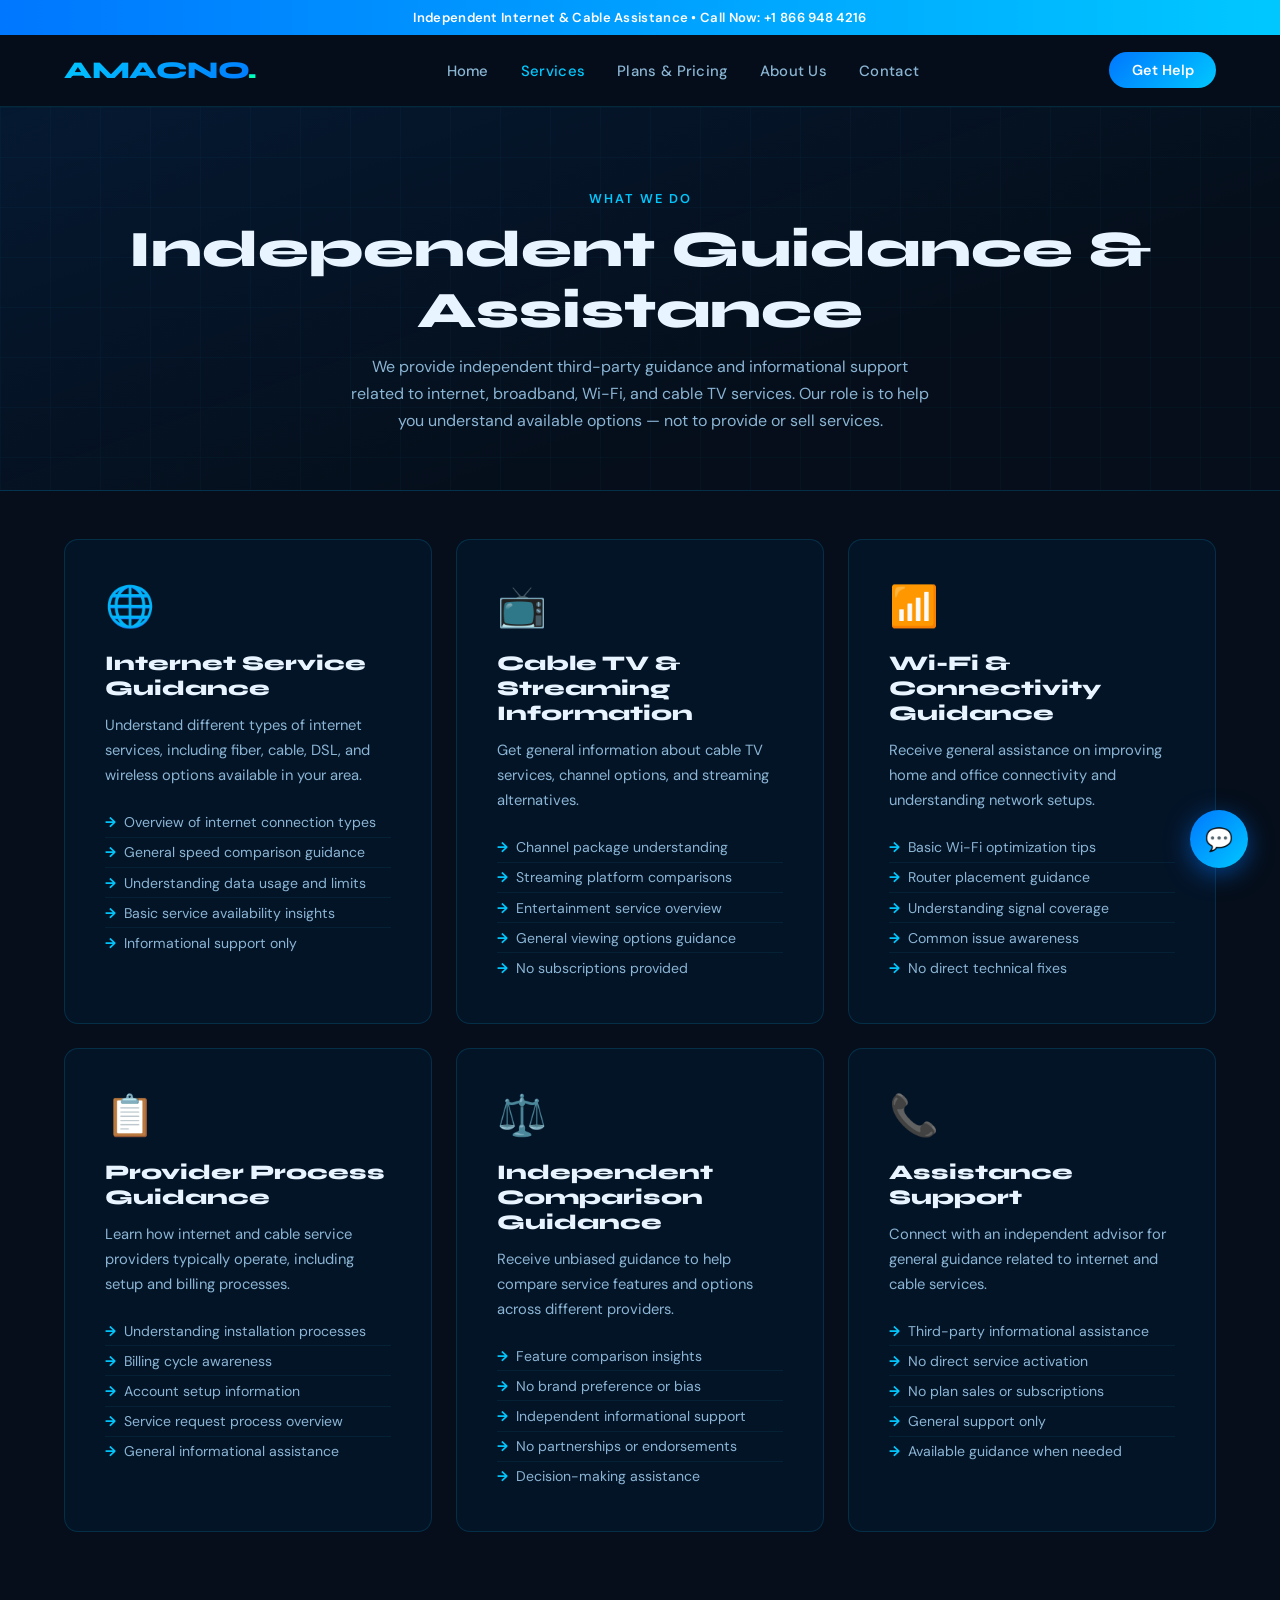
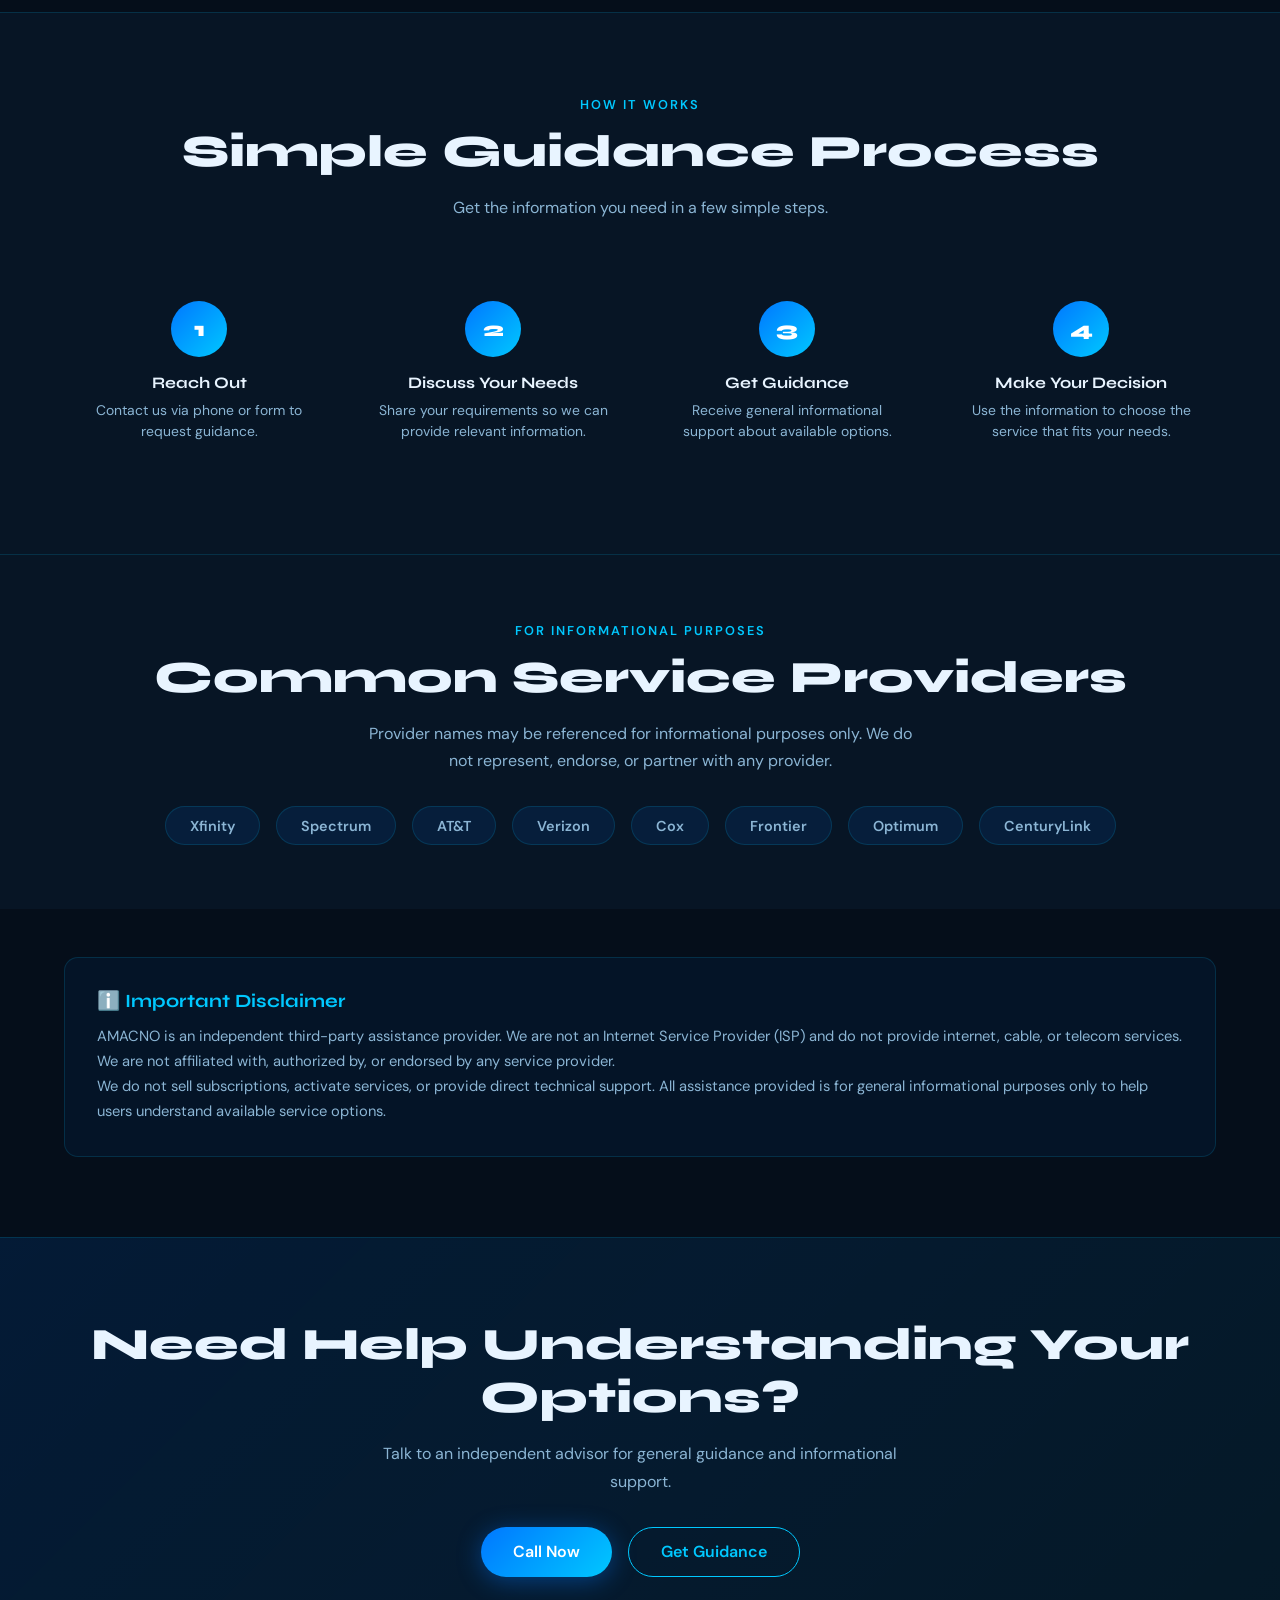
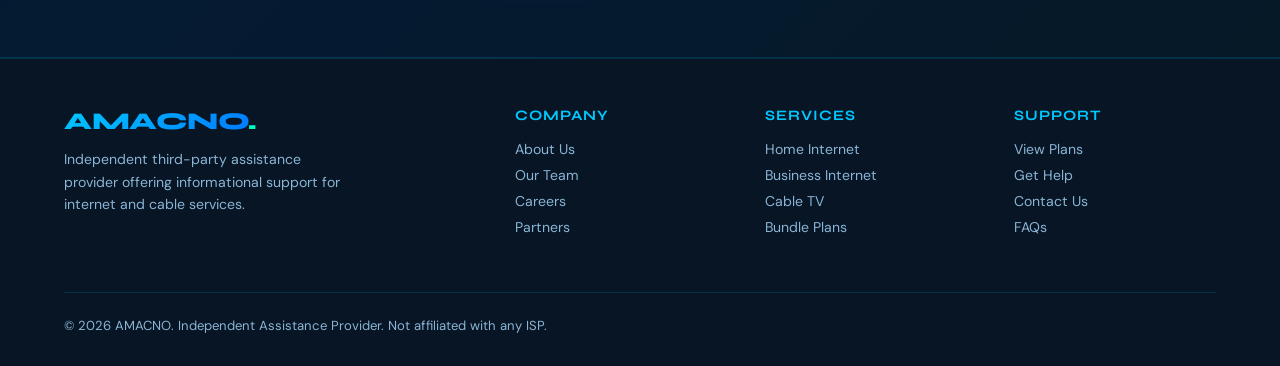
<file: services.html>
<!DOCTYPE html>
<html lang="en">
<head>
<meta charset="UTF-8"/>
<meta name="viewport" content="width=device-width, initial-scale=1.0"/>
<title>Services – AMACNO PVT LTD</title>
<link href="https://fonts.googleapis.com/css2?family=Syne:wght@400;600;700;800&family=DM+Sans:wght@300;400;500;600&display=swap" rel="stylesheet"/>
<link rel="stylesheet" href="shared.css"/>
<style>
.services-grid{display:grid;grid-template-columns:repeat(auto-fit,minmax(300px,1fr));gap:1.5rem;padding:3rem 5vw 5rem;}
.service-card{
  background:var(--card);border:1px solid var(--border);border-radius:var(--radius);padding:2.5rem;
  transition:transform .3s,border-color .3s,box-shadow .3s;position:relative;overflow:hidden;
}
.service-card::before{content:'';position:absolute;top:0;left:0;right:0;height:2px;background:linear-gradient(90deg,var(--accent2),var(--accent3));opacity:0;transition:opacity .3s;}
.service-card:hover{transform:translateY(-6px);border-color:rgba(0,200,255,.35);box-shadow:var(--shadow);}
.service-card:hover::before{opacity:1;}
.service-icon{font-size:2.5rem;margin-bottom:1.2rem;display:block;}
.service-card h3{font-family:'Syne',sans-serif;font-size:1.3rem;font-weight:800;margin-bottom:.75rem;}
.service-card p{color:var(--text2);font-size:.92rem;line-height:1.7;margin-bottom:1.2rem;}
.service-features{list-style:none;}
.service-features li{padding:.35rem 0;color:var(--text2);font-size:.88rem;display:flex;align-items:center;gap:.5rem;border-bottom:1px solid rgba(0,200,255,.07);}
.service-features li:last-child{border:none;}
.service-features li::before{content:'→';color:var(--accent);font-weight:700;flex-shrink:0;}

.providers-section{padding:4rem 5vw;background:var(--bg2);border-top:1px solid var(--border);text-align:center;}
.providers-logos{display:flex;flex-wrap:wrap;justify-content:center;gap:1rem;margin-top:2rem;}
.provider-pill{
  background:rgba(0,120,255,.1);border:1px solid var(--border);
  border-radius:50px;padding:.6rem 1.5rem;
  font-weight:600;font-size:.9rem;color:var(--text2);
  transition:border-color .2s,color .2s;
}
.provider-pill:hover{border-color:var(--accent);color:var(--accent);}

.disclaimer-box{
  background:rgba(0,120,255,.06);border:1px solid var(--border);
  border-radius:var(--radius);padding:2rem;
}
.disclaimer-box h3{font-family:'Syne',sans-serif;font-weight:700;margin-bottom:.75rem;color:var(--accent);}
.disclaimer-box p{color:var(--text2);line-height:1.7;font-size:.92rem;}

.process-grid{display:grid;grid-template-columns:repeat(auto-fit,minmax(200px,1fr));gap:1.5rem;}
.process-step{text-align:center;padding:2rem 1rem;}
.step-num{
  width:56px;height:56px;border-radius:50%;
  background:linear-gradient(135deg,var(--accent2),var(--accent));
  color:#fff;font-family:'Syne',sans-serif;font-size:1.3rem;font-weight:800;
  display:flex;align-items:center;justify-content:center;margin:0 auto 1rem;
}
.process-step h4{font-family:'Syne',sans-serif;font-size:1rem;font-weight:700;margin-bottom:.5rem;}
.process-step p{color:var(--text2);font-size:.87rem;line-height:1.5;}
</style>
</head>
<body>

<div class="top-banner">
Independent Internet & Cable Assistance • Call Now: +1 866 948 4216
</div>

<nav>
  <a class="logo" href="index.html">AMACNO<span>.</span></a>
  <ul class="nav-links">
    <li><a href="index.html">Home</a></li>
    <li><a href="services.html" class="active">Services</a></li>
    <li><a href="plans.html">Plans & Pricing</a></li>
    <li><a href="aboutus.html">About Us</a></li>
    <li><a href="contact.html">Contact</a></li>
  </ul>
  <a class="nav-cta" href="contact.html">Get Help</a>
  <button class="hamburger" onclick="toggleMenu()"><span></span><span></span><span></span></button>
</nav>
<div class="mobile-menu" id="mobileMenu">
  <a href="index.html">🏠 Home</a>
  <a href="services.html">📡 Services</a>
  <a href="plans.html">💰 Plans & Pricing</a>
  <a href="aboutus.html">ℹ️ About Us</a>
  <a href="contact.html">📞 Contact</a>
  <a onclick="openHelp()">💬 Get Help</a>
</div>

<!-- PAGE HERO -->
<div class="page-hero">
  <div class="section-tag">What We Do</div>
  <h1>Independent Guidance & Assistance</h1>
  <p>
    We provide independent third-party guidance and informational support related to internet, broadband, Wi-Fi, and cable TV services. 
    Our role is to help you understand available options — not to provide or sell services.
  </p>
</div>

<!-- SERVICE CARDS -->
<div class="services-grid">

  <div class="service-card">
    <span class="service-icon">🌐</span>
    <h3>Internet Service Guidance</h3>
    <p>Understand different types of internet services, including fiber, cable, DSL, and wireless options available in your area.</p>
    <ul class="service-features">
      <li>Overview of internet connection types</li>
      <li>General speed comparison guidance</li>
      <li>Understanding data usage and limits</li>
      <li>Basic service availability insights</li>
      <li>Informational support only</li>
    </ul>
  </div>

  <div class="service-card">
    <span class="service-icon">📺</span>
    <h3>Cable TV & Streaming Information</h3>
    <p>Get general information about cable TV services, channel options, and streaming alternatives.</p>
    <ul class="service-features">
      <li>Channel package understanding</li>
      <li>Streaming platform comparisons</li>
      <li>Entertainment service overview</li>
      <li>General viewing options guidance</li>
      <li>No subscriptions provided</li>
    </ul>
  </div>

  <div class="service-card">
    <span class="service-icon">📶</span>
    <h3>Wi-Fi & Connectivity Guidance</h3>
    <p>Receive general assistance on improving home and office connectivity and understanding network setups.</p>
    <ul class="service-features">
      <li>Basic Wi-Fi optimization tips</li>
      <li>Router placement guidance</li>
      <li>Understanding signal coverage</li>
      <li>Common issue awareness</li>
      <li>No direct technical fixes</li>
    </ul>
  </div>

  <div class="service-card">
    <span class="service-icon">📋</span>
    <h3>Provider Process Guidance</h3>
    <p>Learn how internet and cable service providers typically operate, including setup and billing processes.</p>
    <ul class="service-features">
      <li>Understanding installation processes</li>
      <li>Billing cycle awareness</li>
      <li>Account setup information</li>
      <li>Service request process overview</li>
      <li>General informational assistance</li>
    </ul>
  </div>

  <div class="service-card">
    <span class="service-icon">⚖️</span>
    <h3>Independent Comparison Guidance</h3>
    <p>Receive unbiased guidance to help compare service features and options across different providers.</p>
    <ul class="service-features">
      <li>Feature comparison insights</li>
      <li>No brand preference or bias</li>
      <li>Independent informational support</li>
      <li>No partnerships or endorsements</li>
      <li>Decision-making assistance</li>
    </ul>
  </div>

  <div class="service-card">
    <span class="service-icon">📞</span>
    <h3>Assistance Support</h3>
    <p>Connect with an independent advisor for general guidance related to internet and cable services.</p>
    <ul class="service-features">
      <li>Third-party informational assistance</li>
      <li>No direct service activation</li>
      <li>No plan sales or subscriptions</li>
      <li>General support only</li>
      <li>Available guidance when needed</li>
    </ul>
  </div>

</div>

<!-- HOW IT WORKS -->
<section style="background:var(--bg2);border-top:1px solid var(--border);">
  <div class="section-header center">
    <div class="section-tag">How It Works</div>
    <h2 class="section-title">Simple Guidance Process</h2>
    <p class="section-sub">Get the information you need in a few simple steps.</p>
  </div>

  <div class="process-grid">
    <div class="process-step">
      <div class="step-num">1</div>
      <h4>Reach Out</h4>
      <p>Contact us via phone or form to request guidance.</p>
    </div>

    <div class="process-step">
      <div class="step-num">2</div>
      <h4>Discuss Your Needs</h4>
      <p>Share your requirements so we can provide relevant information.</p>
    </div>

    <div class="process-step">
      <div class="step-num">3</div>
      <h4>Get Guidance</h4>
      <p>Receive general informational support about available options.</p>
    </div>

    <div class="process-step">
      <div class="step-num">4</div>
      <h4>Make Your Decision</h4>
      <p>Use the information to choose the service that fits your needs.</p>
    </div>
  </div>
</section>

<!-- PROVIDERS -->
<div class="providers-section">
  <div class="section-tag">For Informational Purposes</div>
  <h2 class="section-title">Common Service Providers</h2>
  <p class="section-sub" style="margin:0 auto;">
    Provider names may be referenced for informational purposes only. We do not represent, endorse, or partner with any provider.
  </p>

  <div class="providers-logos">
    <div class="provider-pill">Xfinity</div>
    <div class="provider-pill">Spectrum</div>
    <div class="provider-pill">AT&T</div>
    <div class="provider-pill">Verizon</div>
    <div class="provider-pill">Cox</div>
    <div class="provider-pill">Frontier</div>
    <div class="provider-pill">Optimum</div>
    <div class="provider-pill">CenturyLink</div>
  </div>
</div>

<!-- DISCLAIMER -->
<section style="padding:3rem 5vw 5rem;">
  <div class="disclaimer-box">
    <h3>ℹ️ Important Disclaimer</h3>
    <p>
      AMACNO is an independent third-party assistance provider. We are not an Internet Service Provider (ISP) and do not provide internet, cable, or telecom services.
      We are not affiliated with, authorized by, or endorsed by any service provider.
    </p>
    <p>
      We do not sell subscriptions, activate services, or provide direct technical support. All assistance provided is for general informational purposes only
      to help users understand available service options.
    </p>
  </div>
</section>

<!-- CTA -->
<div class="cta-section">
  <h2>Need Help Understanding Your Options?</h2>
  <p>Talk to an independent advisor for general guidance and informational support.</p>
  <div class="btn-group" style="justify-content:center;">
    <button class="btn-primary" onclick="openHelp()">Call Now</button>
    <button class="btn-outline" onclick="openHelp()">Get Guidance</button>
  </div>
</div>

<!-- FOOTER -->
<footer>
  <div class="footer-grid">
    <div class="footer-brand">
      <a class="logo" href="index.html" style="text-decoration:none;">AMACNO<span>.</span></a>
      <p>
        Independent third-party assistance provider offering informational support 
        for internet and cable services.
      </p>
    </div>
    <div class="footer-col">
      <h4>Company</h4>
      <a href="aboutus.html">About Us</a>
      <a href="aboutus.html">Our Team</a>
      <a href="contact.html">Careers</a>
      <a href="contact.html">Partners</a>
    </div>
    <div class="footer-col">
      <h4>Services</h4>
      <a href="services.html">Home Internet</a>
      <a href="services.html">Business Internet</a>
      <a href="services.html">Cable TV</a>
      <a href="services.html">Bundle Plans</a>
    </div>
    <div class="footer-col">
      <h4>Support</h4>
      <a href="plans.html">View Plans</a>
      <a onclick="openHelp()" style="cursor:pointer;">Get Help</a>
      <a href="contact.html">Contact Us</a>
      <a href="plans.html">FAQs</a>
    </div>
  </div>
  <div class="footer-bottom">
    <div>
      © 2026 AMACNO. Independent Assistance Provider. Not affiliated with any ISP.
    </div>
  </div>
</footer>

<a id="scrollTop" onclick="window.scrollTo({top:0,behavior:'smooth'})">↑</a>
<button class="help-fab" onclick="openHelp()">💬</button>
<div class="overlay" id="overlay" onclick="closeHelp()"></div>
<div class="help-popup" id="helpPopup">
  <div class="popup-header">
    <div class="popup-header-text"><h3>AMACNO Support</h3><p>How can we help you today?</p></div>
    <button class="popup-close" onclick="closeHelp()">✕</button>
  </div>
  <div class="popup-body">
    <div class="popup-options">
      <a class="popup-option" href="plans.html"><div class="pop-icon">💰</div><div><div class="pop-title">View Plans & Pricing</div><div class="pop-sub">Find the right plan for you</div></div></a>
      <a class="popup-option" href="contact.html"><div class="pop-icon">📞</div><div><div class="pop-title">Request a New Connection</div><div class="pop-sub">Get connected in 48 hours</div></div></a>
      <a class="popup-option" href="contact.html"><div class="pop-icon">🔧</div><div><div class="pop-title">Technical Support</div><div class="pop-sub">Troubleshoot your connection</div></div></a>
      <a class="popup-option" href="contact.html"><div class="pop-icon">📋</div><div><div class="pop-title">Account & Billing Help</div><div class="pop-sub">Manage your account</div></div></a>
    </div>
    <div class="popup-chat">
      <p>💬 Chat with us — we reply instantly</p>
      <div class="chat-messages" id="chatMessages"></div>
      <div class="chat-input-row">
        <input class="chat-input" id="chatInput" placeholder="Type your question..." onkeypress="if(event.key==='Enter')sendChat()"/>
        <button class="chat-send" onclick="sendChat()">➤</button>
      </div>
    </div>
  </div>
</div>
<script>
function toggleMenu(){document.getElementById('mobileMenu').classList.toggle('open');}
function openHelp(){document.getElementById('helpPopup').classList.add('active');document.getElementById('overlay').classList.add('active');}
function closeHelp(){document.getElementById('helpPopup').classList.remove('active');document.getElementById('overlay').classList.remove('active');}
const botReplies=["Thanks for reaching out! Call +1 866 948 4216 for urgent help.","View all plan details on our Plans & Pricing page.","Fill the contact form and we'll respond within the hour.","Plans start from ₹499/month — no hidden fees!","Installations done within 48–72 hours. Want us to connect you?"];
let botIdx=0;
function sendChat(){const inp=document.getElementById('chatInput'),msgs=document.getElementById('chatMessages'),txt=inp.value.trim();if(!txt)return;msgs.innerHTML+=`<div class="chat-msg user">${txt}</div>`;inp.value='';setTimeout(()=>{msgs.innerHTML+=`<div class="chat-msg bot">🤖 ${botReplies[botIdx%botReplies.length]}</div>`;botIdx++;msgs.scrollTop=msgs.scrollHeight;},700);msgs.scrollTop=msgs.scrollHeight;}
window.addEventListener('scroll',()=>{document.getElementById('scrollTop').classList.toggle('visible',window.scrollY>400);});
</script>
</body>
</html>
</file>
<file: shared.css>
@import url('https://fonts.googleapis.com/css2?family=Syne:wght@400;600;700;800&family=DM+Sans:wght@300;400;500;600&display=swap');

:root {
  --bg: #050e1a;
  --bg2: #071525;
  --bg3: #0a1f36;
  --accent: #00c8ff;
  --accent2: #0077ff;
  --accent3: #00ffb3;
  --text: #e8f4ff;
  --text2: #8bb5d4;
  --card: rgba(0,120,255,0.06);
  --border: rgba(0,200,255,0.15);
  --radius: 14px;
  --nav-h: 72px;
  --shadow: 0 8px 40px rgba(0,120,255,0.15);
}
*{margin:0;padding:0;box-sizing:border-box;}
html{scroll-behavior:smooth;}
body{
  font-family:'DM Sans',sans-serif;
  background:var(--bg);
  color:var(--text);
  min-height:100vh;
  overflow-x:hidden;
}

/* TOP BANNER */
.top-banner{
  background:linear-gradient(90deg,var(--accent2),var(--accent));
  text-align:center;padding:.55rem 1rem;
  font-size:.82rem;font-weight:600;color:#fff;letter-spacing:.3px;
}
.top-banner span{opacity:.8;}

/* NAV */
nav{
  position:sticky;top:0;left:0;right:0;z-index:900;
  height:var(--nav-h);
  background:rgba(5,14,26,0.95);
  backdrop-filter:blur(18px);
  border-bottom:1px solid var(--border);
  display:flex;align-items:center;justify-content:space-between;
  padding:0 5vw;
}
.logo{
  font-family:'Syne',sans-serif;font-weight:800;font-size:1.5rem;
  background:linear-gradient(135deg,var(--accent),var(--accent2));
  -webkit-background-clip:text;-webkit-text-fill-color:transparent;
  letter-spacing:-0.5px;text-decoration:none;
}
.logo span{-webkit-text-fill-color:var(--accent3);}
.nav-links{display:flex;gap:2rem;list-style:none;align-items:center;}
.nav-links a{
  color:var(--text2);text-decoration:none;
  font-size:.93rem;font-weight:500;letter-spacing:.3px;
  transition:color .2s;
}
.nav-links a:hover,.nav-links a.active{color:var(--accent);}
.nav-cta{
  background:linear-gradient(135deg,var(--accent2),var(--accent));
  color:#fff;border:none;padding:.55rem 1.4rem;
  border-radius:50px;font-family:'DM Sans',sans-serif;
  font-size:.9rem;font-weight:600;cursor:pointer;
  text-decoration:none;display:inline-block;
  transition:opacity .2s,transform .2s;
}
.nav-cta:hover{opacity:.85;transform:translateY(-1px);}
.hamburger{display:none;flex-direction:column;gap:5px;cursor:pointer;background:none;border:none;padding:4px;}
.hamburger span{width:24px;height:2px;background:var(--text);border-radius:2px;transition:.3s;}
.mobile-menu{
  display:none;position:fixed;top:calc(var(--nav-h) + 35px);
  left:0;right:0;background:var(--bg2);
  border-bottom:1px solid var(--border);
  padding:1.5rem 5vw;z-index:899;
}
.mobile-menu.open{display:block;}
.mobile-menu a{
  display:block;padding:.75rem 0;color:var(--text2);
  text-decoration:none;font-size:1rem;
  border-bottom:1px solid var(--border);
}
.mobile-menu a:last-child{border:none;}

/* PAGE HERO */
.page-hero{
  padding:5rem 5vw 3.5rem;text-align:center;
  border-bottom:1px solid var(--border);
  background:linear-gradient(160deg,rgba(0,120,255,0.1),transparent 70%);
  position:relative;overflow:hidden;
}
.page-hero::before{
  content:'';position:absolute;inset:0;
  background-image:linear-gradient(rgba(0,200,255,0.03) 1px,transparent 1px),
    linear-gradient(90deg,rgba(0,200,255,0.03) 1px,transparent 1px);
  background-size:50px 50px;
}
.page-hero>*{position:relative;z-index:1;}
.page-hero h1{
  font-family:'Syne',sans-serif;
  font-size:clamp(2rem,5vw,3.2rem);font-weight:800;margin-bottom:.75rem;
}
.page-hero p{color:var(--text2);max-width:580px;margin:0 auto;line-height:1.7;}

/* SECTION */
section{padding:5rem 5vw;}
.section-tag{
  display:inline-block;color:var(--accent);font-size:.8rem;
  font-weight:600;letter-spacing:2px;text-transform:uppercase;margin-bottom:.75rem;
}
.section-title{
  font-family:'Syne',sans-serif;font-size:clamp(1.8rem,4vw,2.8rem);
  font-weight:800;margin-bottom:1rem;
}
.section-sub{color:var(--text2);font-size:1rem;line-height:1.7;max-width:560px;}
.section-header{margin-bottom:3rem;}
.section-header.center{text-align:center;}
.section-header.center .section-sub{margin:0 auto;}

/* CARDS */
.cards-grid{display:grid;grid-template-columns:repeat(auto-fit,minmax(260px,1fr));gap:1.5rem;}
.card{
  background:var(--card);border:1px solid var(--border);
  border-radius:var(--radius);padding:2rem;
  transition:transform .3s,border-color .3s,box-shadow .3s;
  position:relative;overflow:hidden;
}
.card::before{
  content:'';position:absolute;top:0;left:0;right:0;height:2px;
  background:linear-gradient(90deg,var(--accent2),var(--accent));
  opacity:0;transition:opacity .3s;
}
.card:hover{transform:translateY(-6px);border-color:rgba(0,200,255,0.3);box-shadow:var(--shadow);}
.card:hover::before{opacity:1;}
.card-icon{
  width:52px;height:52px;border-radius:12px;
  background:rgba(0,120,255,0.15);
  display:flex;align-items:center;justify-content:center;
  font-size:1.5rem;margin-bottom:1.2rem;
  border:1px solid rgba(0,120,255,0.2);
}
.card h3{font-family:'Syne',sans-serif;font-size:1.1rem;font-weight:700;margin-bottom:.6rem;}
.card p{color:var(--text2);font-size:.9rem;line-height:1.6;}

/* BUTTONS */
.btn-primary{
  background:linear-gradient(135deg,var(--accent2),var(--accent));
  color:#fff;padding:.85rem 2rem;border-radius:50px;
  font-size:1rem;font-weight:600;cursor:pointer;border:none;
  font-family:'DM Sans',sans-serif;text-decoration:none;display:inline-block;
  transition:transform .2s,box-shadow .2s;
  box-shadow:0 4px 24px rgba(0,120,255,0.4);
}
.btn-primary:hover{transform:translateY(-2px);box-shadow:0 8px 32px rgba(0,120,255,0.5);}
.btn-outline{
  background:transparent;border:1.5px solid var(--accent);
  color:var(--accent);padding:.85rem 2rem;border-radius:50px;
  font-size:1rem;font-weight:600;cursor:pointer;
  font-family:'DM Sans',sans-serif;text-decoration:none;display:inline-block;
  transition:background .2s,color .2s;
}
.btn-outline:hover{background:var(--accent);color:#000;}
.btn-group{display:flex;gap:1rem;flex-wrap:wrap;}

/* CTA SECTION */
.cta-section{
  padding:5rem 5vw;text-align:center;
  background:linear-gradient(135deg,rgba(0,120,255,0.12),rgba(0,200,255,0.06));
  border-top:1px solid var(--border);border-bottom:1px solid var(--border);
}
.cta-section h2{font-family:'Syne',sans-serif;font-size:clamp(1.8rem,4vw,2.8rem);font-weight:800;margin-bottom:1rem;}
.cta-section p{color:var(--text2);max-width:520px;margin:0 auto 2rem;line-height:1.7;}
.cta-section .btn-group{justify-content:center;}

/* TESTIMONIALS */
.testimonials-grid{display:grid;grid-template-columns:repeat(auto-fit,minmax(280px,1fr));gap:1.5rem;}
.testimonial{
  background:var(--card);border:1px solid var(--border);
  border-radius:var(--radius);padding:1.8rem;
}
.stars{color:#fbbf24;font-size:1.1rem;margin-bottom:1rem;letter-spacing:2px;}
.testimonial p{color:var(--text2);font-size:.92rem;line-height:1.7;margin-bottom:1rem;}
.t-author{display:flex;align-items:center;gap:.75rem;}
.t-avatar{
  width:40px;height:40px;border-radius:50%;
  background:linear-gradient(135deg,var(--accent2),var(--accent3));
  display:flex;align-items:center;justify-content:center;
  font-weight:700;font-size:.9rem;color:#000;flex-shrink:0;
}
.t-name{font-weight:600;font-size:.9rem;}
.t-role{color:var(--text2);font-size:.78rem;}

/* FAQ */
.faq-section{padding:5rem 5vw;background:var(--bg2);}
.faq-list{max-width:760px;margin:2rem auto 0;}
.faq-item{border:1px solid var(--border);border-radius:10px;margin-bottom:.75rem;overflow:hidden;}
.faq-q{
  padding:1.2rem 1.5rem;cursor:pointer;
  display:flex;justify-content:space-between;align-items:center;
  font-weight:600;font-size:.95rem;transition:background .2s;
}
.faq-q:hover{background:rgba(0,200,255,0.05);}
.faq-q.open{color:var(--accent);}
.faq-icon{font-size:1.2rem;transition:transform .3s;color:var(--accent);}
.faq-q.open .faq-icon{transform:rotate(45deg);}
.faq-a{max-height:0;overflow:hidden;transition:max-height .35s ease;padding:0 1.5rem;color:var(--text2);font-size:.9rem;line-height:1.7;}
.faq-a.open{max-height:200px;padding:0 1.5rem 1.2rem;}

/* FOOTER */
footer{background:var(--bg2);border-top:1px solid var(--border);padding:3rem 5vw 2rem;}
.footer-grid{display:grid;grid-template-columns:2fr 1fr 1fr 1fr;gap:3rem;margin-bottom:3rem;}
.footer-brand p{color:var(--text2);font-size:.88rem;line-height:1.6;margin-top:.75rem;max-width:280px;}
.footer-col h4{font-family:'Syne',sans-serif;font-size:.9rem;font-weight:700;color:var(--accent);letter-spacing:1px;text-transform:uppercase;margin-bottom:1rem;}
.footer-col a{display:block;color:var(--text2);text-decoration:none;font-size:.88rem;margin-bottom:.5rem;transition:color .2s;}
.footer-col a:hover{color:var(--text);}
.footer-bottom{border-top:1px solid var(--border);padding-top:1.5rem;display:flex;justify-content:space-between;align-items:center;flex-wrap:wrap;gap:1rem;font-size:.82rem;color:var(--text2);}
.social-links{display:flex;gap:.75rem;}
.social-link{
  width:34px;height:34px;border-radius:8px;
  background:var(--card);border:1px solid var(--border);
  display:flex;align-items:center;justify-content:center;
  text-decoration:none;color:var(--text2);font-size:.85rem;
  transition:border-color .2s,color .2s;
}
.social-link:hover{border-color:var(--accent);color:var(--accent);}

/* HELP FAB */
.help-fab{
  position:fixed;bottom:2rem;right:2rem;z-index:1000;
  width:58px;height:58px;border-radius:50%;
  background:linear-gradient(135deg,var(--accent2),var(--accent));
  border:none;cursor:pointer;display:flex;align-items:center;justify-content:center;
  font-size:1.4rem;color:#fff;
  box-shadow:0 6px 24px rgba(0,120,255,0.5);
  transition:transform .2s;animation:pulsebtn 2s ease infinite;
}
.help-fab:hover{transform:scale(1.1);}
@keyframes pulsebtn{
  0%,100%{box-shadow:0 6px 24px rgba(0,120,255,0.5);}
  50%{box-shadow:0 6px 36px rgba(0,200,255,0.7);}
}
.overlay{display:none;position:fixed;inset:0;background:rgba(0,0,0,.7);z-index:998;backdrop-filter:blur(4px);}
.overlay.active{display:block;}
.help-popup{
  display:none;position:fixed;bottom:5.5rem;right:2rem;z-index:999;
  width:360px;background:var(--bg3);
  border:1px solid var(--border);border-radius:18px;
  box-shadow:0 24px 60px rgba(0,0,0,.5);overflow:hidden;
}
.help-popup.active{display:block;animation:slideUp .3s ease;}
@keyframes slideUp{from{opacity:0;transform:translateY(20px);}to{opacity:1;transform:translateY(0);}}
.popup-header{
  background:linear-gradient(135deg,var(--accent2),var(--accent));
  padding:1.5rem;display:flex;justify-content:space-between;align-items:center;
}
.popup-header-text h3{font-family:'Syne',sans-serif;font-weight:800;color:#fff;font-size:1.1rem;}
.popup-header-text p{color:rgba(255,255,255,0.8);font-size:.8rem;margin-top:.2rem;}
.popup-close{background:rgba(255,255,255,0.2);border:none;color:#fff;width:28px;height:28px;border-radius:50%;cursor:pointer;font-size:1rem;display:flex;align-items:center;justify-content:center;}
.popup-body{padding:1.5rem;}
.popup-options{display:flex;flex-direction:column;gap:.75rem;margin-bottom:1.25rem;}
.popup-option{
  display:flex;align-items:center;gap:1rem;
  background:var(--card);border:1px solid var(--border);
  border-radius:10px;padding:1rem;text-decoration:none;color:var(--text);
  transition:border-color .2s,transform .2s;
}
.popup-option:hover{border-color:var(--accent);transform:translateX(4px);}
.pop-icon{width:38px;height:38px;border-radius:9px;background:rgba(0,120,255,0.15);display:flex;align-items:center;justify-content:center;font-size:1.1rem;flex-shrink:0;}
.pop-title{font-weight:600;font-size:.9rem;}
.pop-sub{color:var(--text2);font-size:.78rem;margin-top:.1rem;}
.popup-chat{border-top:1px solid var(--border);padding-top:1.25rem;}
.popup-chat p{font-size:.82rem;color:var(--text2);margin-bottom:.75rem;}
.chat-input-row{display:flex;gap:.5rem;}
.chat-input{flex:1;background:rgba(0,120,255,0.06);border:1px solid var(--border);border-radius:8px;padding:.6rem .85rem;color:var(--text);font-family:'DM Sans',sans-serif;font-size:.88rem;outline:none;}
.chat-input:focus{border-color:var(--accent);}
.chat-send{background:var(--accent2);border:none;color:#fff;border-radius:8px;padding:.6rem .9rem;cursor:pointer;font-size:.95rem;transition:background .2s;}
.chat-send:hover{background:var(--accent);}
.chat-messages{margin-top:.75rem;max-height:120px;overflow-y:auto;font-size:.82rem;}
.chat-msg{padding:.4rem .6rem;border-radius:6px;margin-bottom:.4rem;}
.chat-msg.user{background:rgba(0,120,255,0.15);text-align:right;}
.chat-msg.bot{background:rgba(0,200,255,0.08);color:var(--text2);}

/* SCROLL TOP */
#scrollTop{
  position:fixed;bottom:5.5rem;right:5.5rem;z-index:997;
  width:44px;height:44px;border-radius:50%;
  background:var(--bg3);border:1px solid var(--border);
  color:var(--text2);font-size:1.1rem;cursor:pointer;
  display:flex;align-items:center;justify-content:center;
  opacity:0;transition:opacity .3s;text-decoration:none;
}
#scrollTop.visible{opacity:1;}

/* ANIMATIONS */
@keyframes fadeUp{from{opacity:0;transform:translateY(24px);}to{opacity:1;transform:translateY(0);}}
.fade-in{animation:fadeUp .7s ease both;}

/* RESPONSIVE */
@media(max-width:900px){
  .footer-grid{grid-template-columns:1fr 1fr;}
}
@media(max-width:640px){
  .nav-links{display:none;}
  .hamburger{display:flex;}
  .footer-grid{grid-template-columns:1fr;}
  .help-popup{width:calc(100vw - 2rem);right:1rem;}
  #scrollTop{right:4.5rem;bottom:2rem;}
}
</file>
